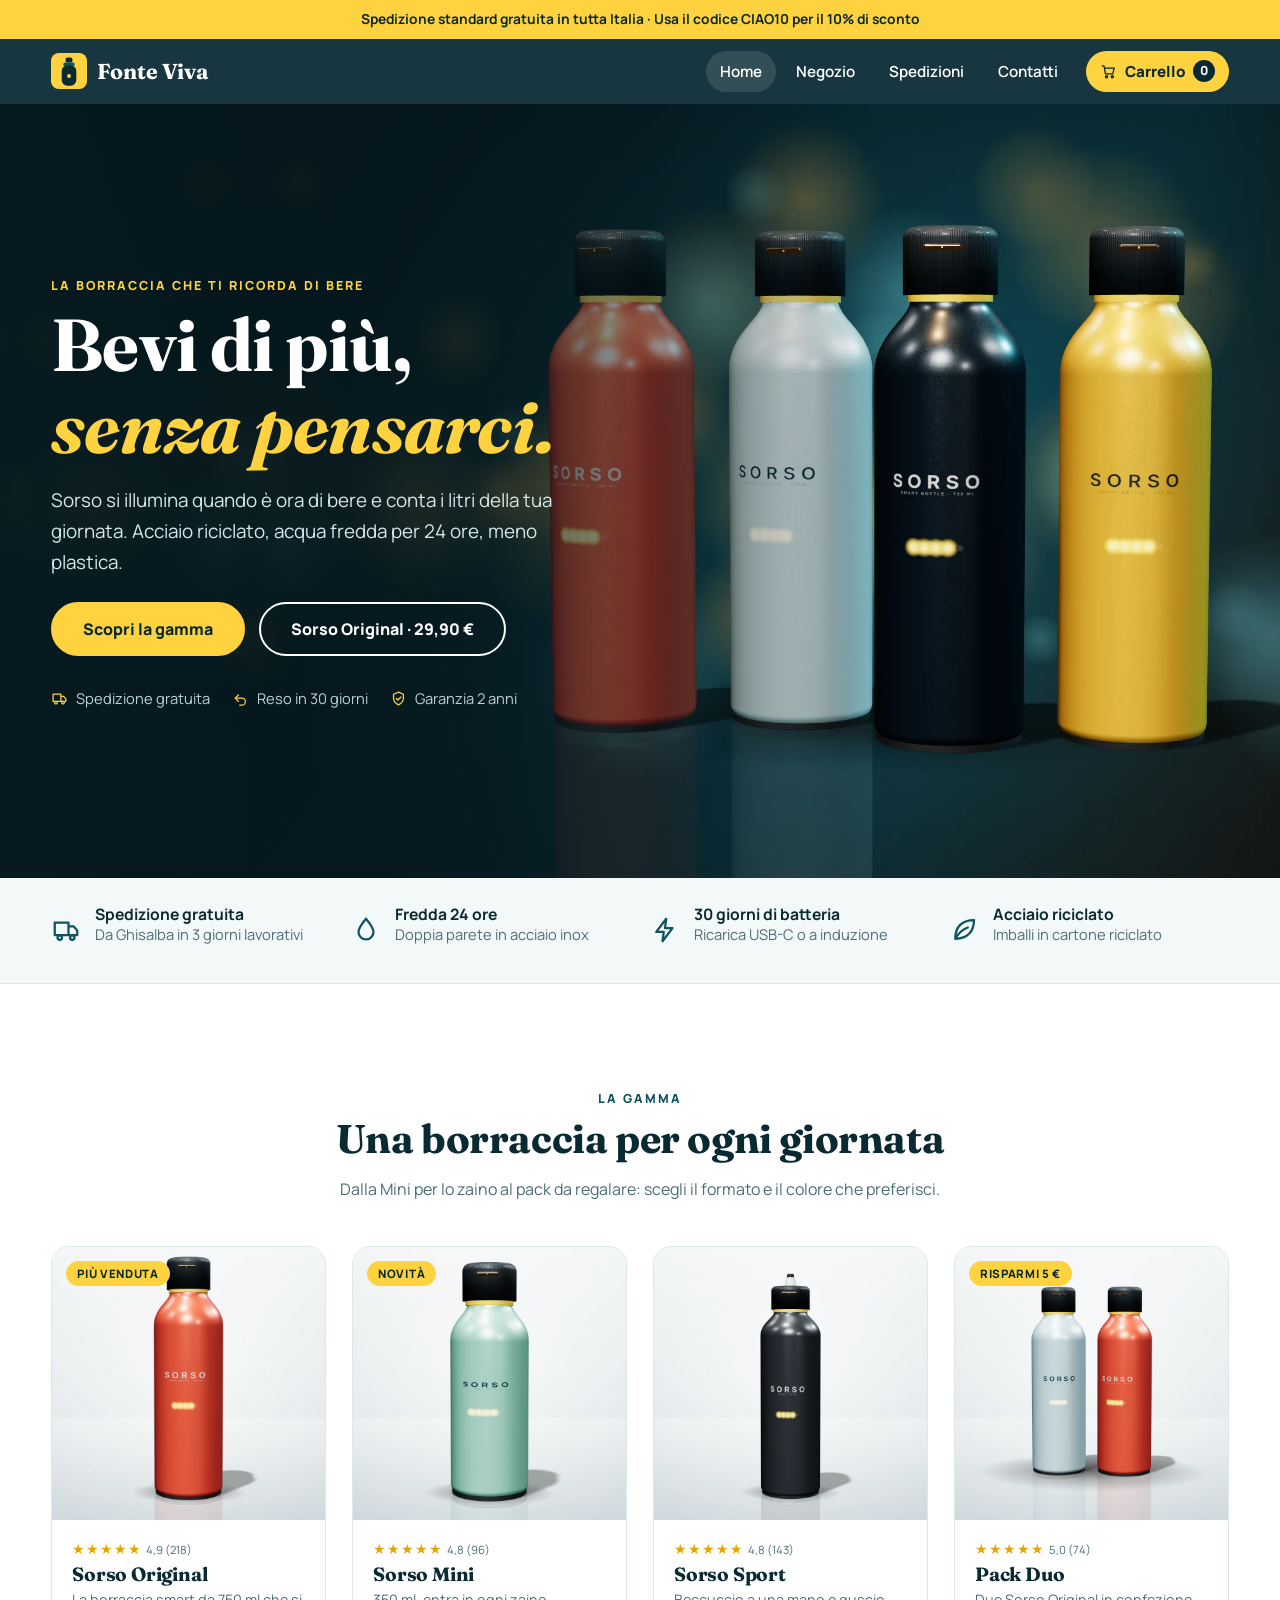
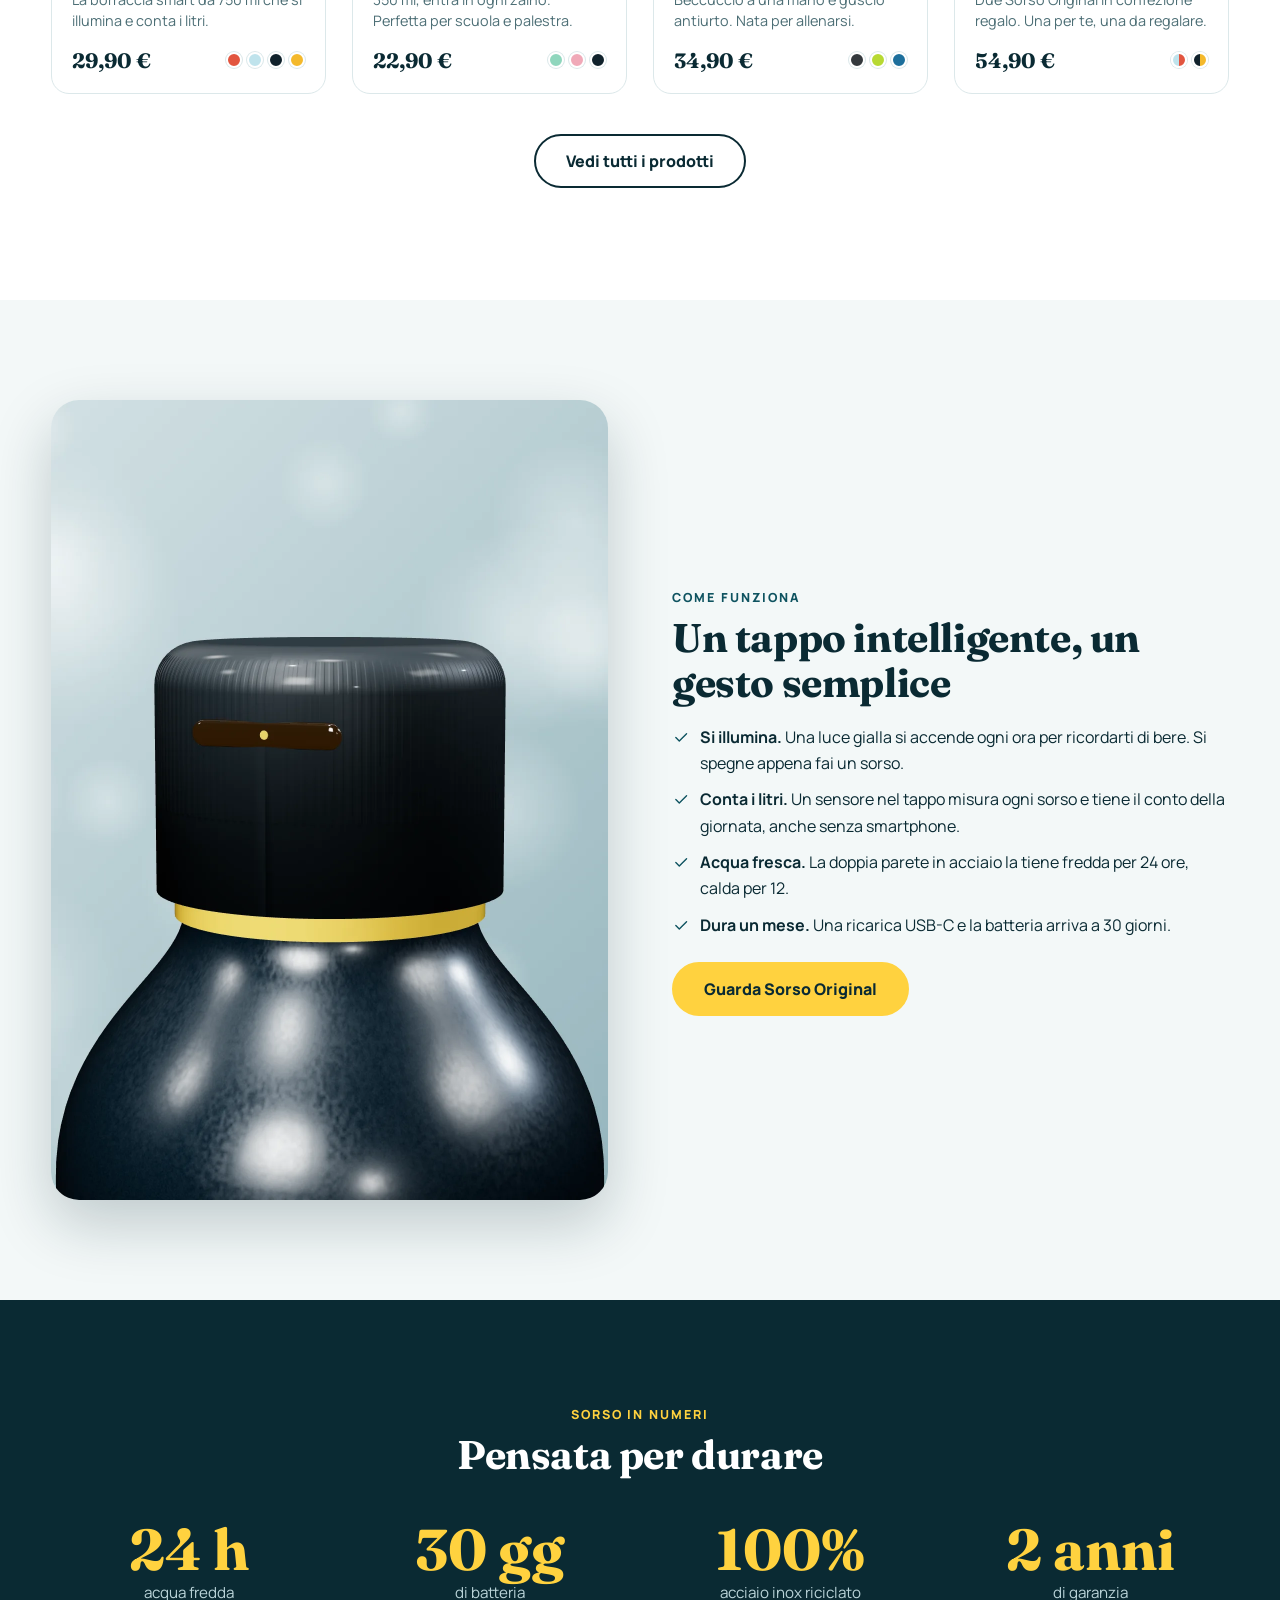
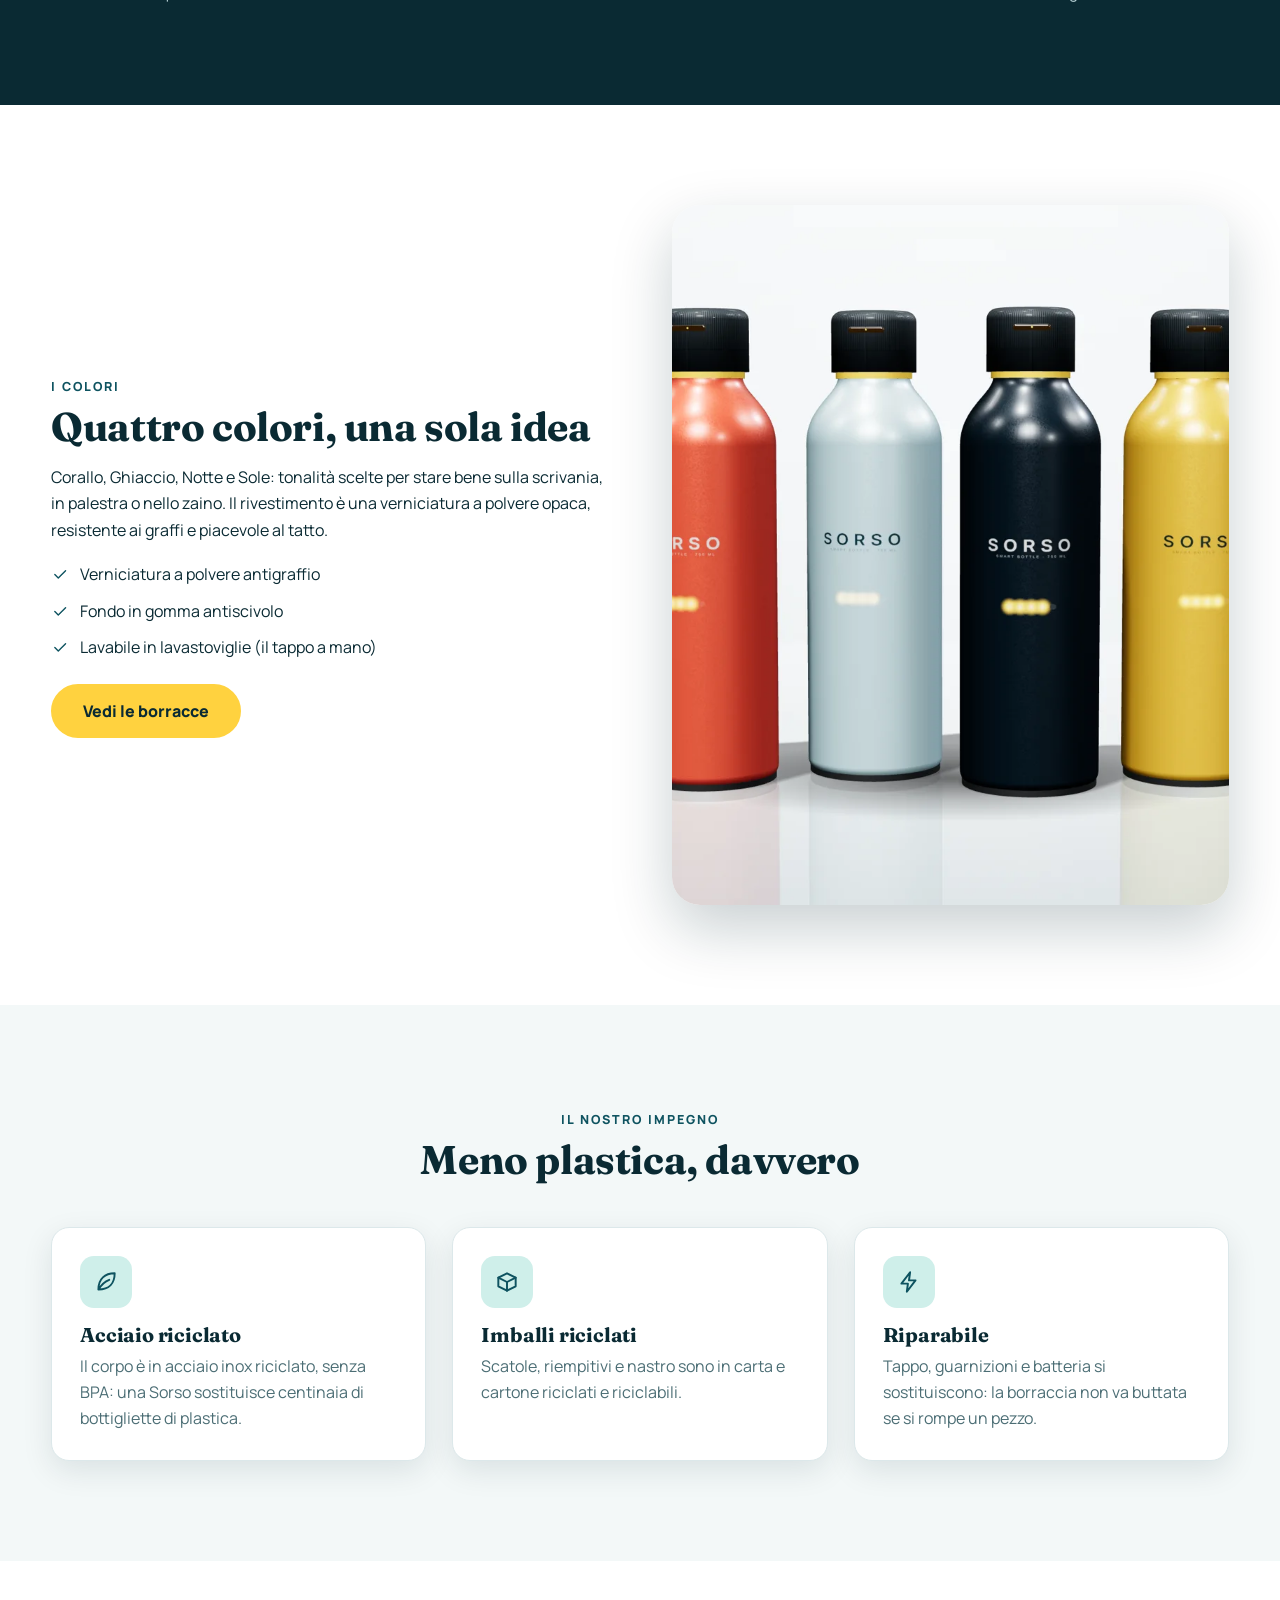
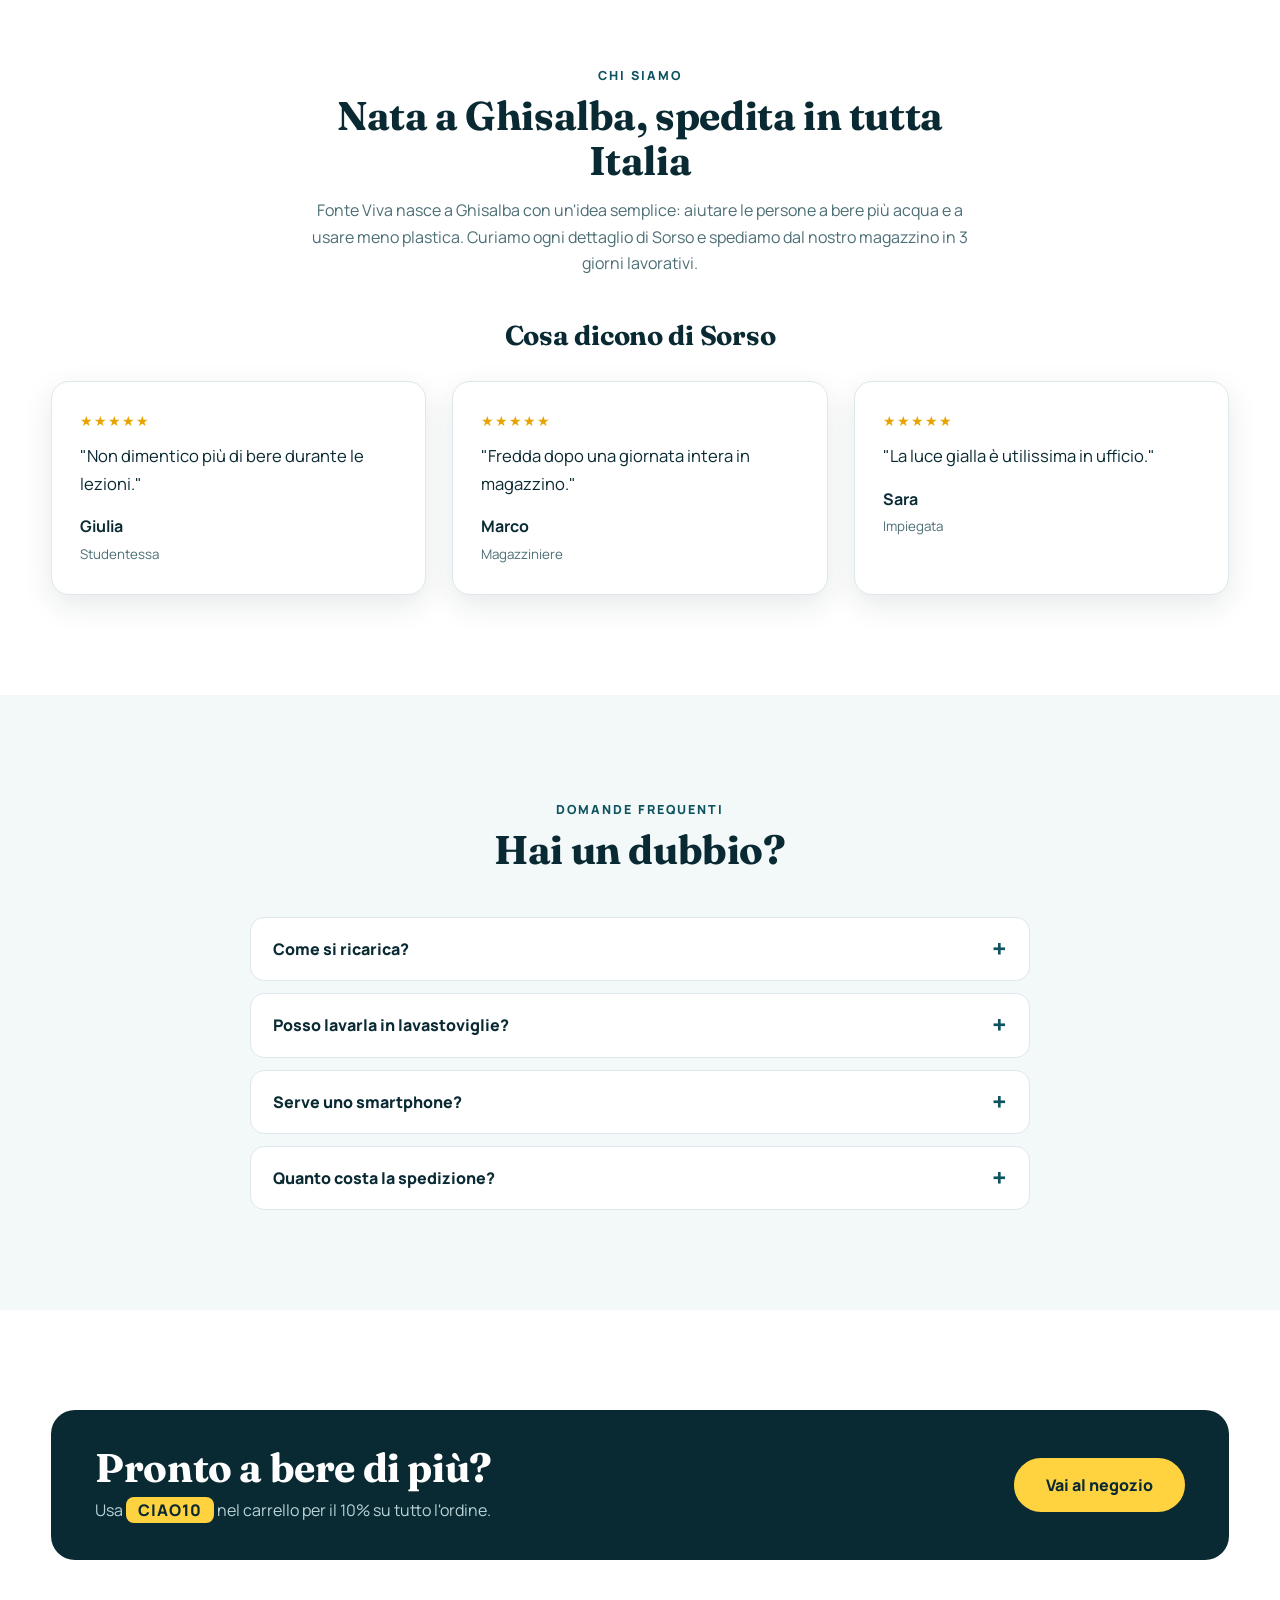
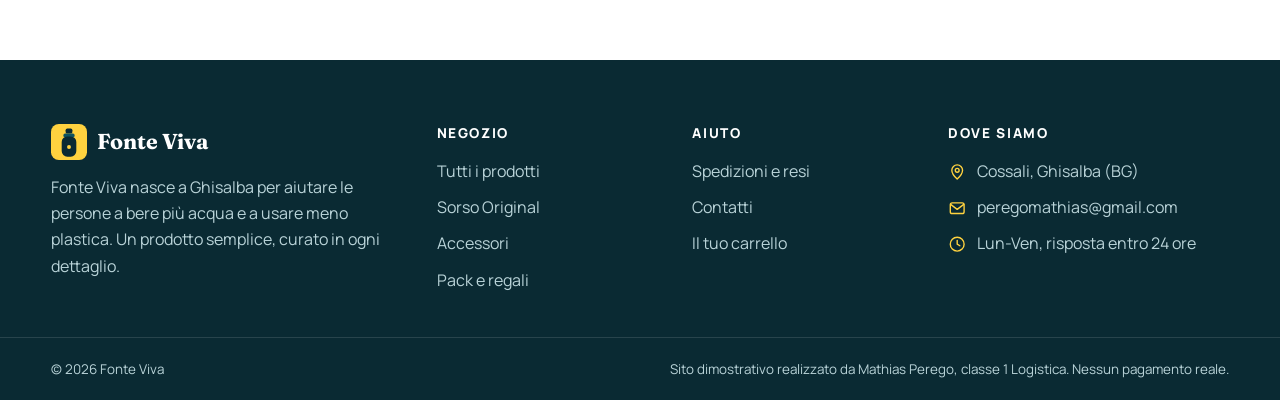
<file: index.html>
<!DOCTYPE html>
<!-- Sito di Mathias Perego - 1 Logistica | Pagina: Home
     Ogni pagina .html contiene la STRUTTURA; stile.css la GRAFICA; script.js le AZIONI; prodotti.js il CATALOGO -->
<html lang="it">
<head>
  <meta charset="UTF-8">
  <meta name="viewport" content="width=device-width, initial-scale=1">
  <title>Fonte Viva | Sorso, la borraccia smart</title>
  <meta name="description" content="Sorso è la borraccia smart che si illumina quando è ora di bere e conta i tuoi litri. Acciaio riciclato, fredda 24 ore. Spedizione gratuita.">
  <meta name="theme-color" content="#0A2A33">
  <meta property="og:title" content="Fonte Viva | Sorso, la borraccia smart">
  <meta property="og:description" content="Sorso è la borraccia smart che si illumina quando è ora di bere e conta i tuoi litri. Acciaio riciclato, fredda 24 ore. Spedizione gratuita.">
  <meta property="og:image" content="img/og.png">
  <meta property="og:type" content="website">
  <link rel="icon" href="favicon.svg" type="image/svg+xml">
  <link rel="preconnect" href="https://fonts.googleapis.com">
  <link rel="preconnect" href="https://fonts.gstatic.com" crossorigin>
  <link href="https://fonts.googleapis.com/css2?family=Fraunces:ital,opsz,wght@0,9..144,600;0,9..144,700;1,9..144,600&family=Manrope:wght@400;500;600;700;800&display=swap" rel="stylesheet">
  <link rel="stylesheet" href="stile.css">
</head>
<body>
  <svg width="0" height="0" style="position:absolute" aria-hidden="true"><defs>
<symbol id="i-truck" viewBox="0 0 24 24"><path d="M3 6h11v10H3zM14 9h4l3 3.5V16h-7z"/><circle cx="7" cy="18" r="1.8"/><circle cx="17" cy="18" r="1.8"/></symbol>
<symbol id="i-drop" viewBox="0 0 24 24"><path d="M12 3c3.5 4.2 6 7.2 6 10.5a6 6 0 0 1-12 0C6 10.2 8.5 7.2 12 3z"/></symbol>
<symbol id="i-check" viewBox="0 0 24 24"><path d="M5 12.5l4.5 4.5L19 7.5"/></symbol>
<symbol id="i-cart" viewBox="0 0 24 24"><path d="M3 4h2.5l2 11h10l2-8H7"/><circle cx="9" cy="19" r="1.5"/><circle cx="17" cy="19" r="1.5"/></symbol>
<symbol id="i-menu" viewBox="0 0 24 24"><path d="M4 7h16M4 12h16M4 17h16"/></symbol>
<symbol id="i-pin" viewBox="0 0 24 24"><path d="M12 21s7-6.2 7-11.5a7 7 0 0 0-14 0C5 14.800 12 21 12 21z"/><circle cx="12" cy="9.500" r="2.500"/></symbol>
<symbol id="i-mail" viewBox="0 0 24 24"><rect x="3" y="5" width="18" height="14" rx="2.500"/><path d="M3.500 7l8.500 6.500L20.500 7"/></symbol>
<symbol id="i-clock" viewBox="0 0 24 24"><circle cx="12" cy="12" r="9"/><path d="M12 7v5l3.500 2"/></symbol>
<symbol id="i-leaf" viewBox="0 0 24 24"><path d="M5 19C5 9 11 4 20 4c0 9-5 15-15 15zM5 19c3-5 6-7.500 10-9"/></symbol>
<symbol id="i-bolt" viewBox="0 0 24 24"><path d="M13 3L5 13.500h6L10 21l8-10.500h-6z"/></symbol>
<symbol id="i-shield" viewBox="0 0 24 24"><path d="M12 3l7 3v5.500c0 4.500-3 8-7 9.500-4-1.500-7-5-7-9.500V6z"/><path d="M9 12l2.200 2.200L15.500 10"/></symbol>
<symbol id="i-return" viewBox="0 0 24 24"><path d="M9 7L4.500 11.500 9 16"/><path d="M5 11.500h9a5 5 0 0 1 0 10h-3"/></symbol>
<symbol id="i-gift" viewBox="0 0 24 24"><rect x="4" y="9" width="16" height="11" rx="1.500"/><path d="M3 9h18v3H3zM12 9v11M12 9C9 9 8 4.500 10.500 4.500S12 9 12 9zm0 0c3 0 4-4.500 1.500-4.500S12 9 12 9z"/></symbol>
<symbol id="i-sun" viewBox="0 0 24 24"><circle cx="12" cy="12" r="4"/><path d="M12 3v2M12 19v2M3 12h2M19 12h2M5.600 5.600L7 7M17 17l1.400 1.400M5.600 18.400L7 17M17 7l1.400-1.400"/></symbol>
<symbol id="i-box" viewBox="0 0 24 24"><path d="M4 8l8-4 8 4v8l-8 4-8-4z"/><path d="M4 8l8 4 8-4M12 12v8"/></symbol>
<symbol id="i-phone" viewBox="0 0 24 24"><path d="M6 3h4l1.500 4-2 1.500a11 11 0 0 0 5 5l1.500-2 4 1.500v4a2 2 0 0 1-2 2A15 15 0 0 1 4 5a2 2 0 0 1 2-2z"/></symbol>
</defs></svg>
  <a class="solo-lettori" href="#contenuto-principale">Vai al contenuto</a>
  <div class="annuncio">Spedizione standard gratuita in tutta Italia · Usa il codice <b>CIAO10</b> per il 10% di sconto</div>
  <!-- BARRA IN ALTO: uguale in tutte le pagine. Il numero accanto a "Carrello" e' la quantita' nel carrello -->
  <header>
    <div class="barra">
      <a class="logo" href="index.html" aria-label="Fonte Viva, torna alla home"><svg viewBox="0 0 64 64" aria-hidden="true"><rect width="64" height="64" rx="14" fill="#FFD23F"/><rect x="26" y="8" width="12" height="9" rx="3" fill="#0A2A33"/><rect x="22" y="17" width="20" height="7" rx="3" fill="#0E5360"/><rect x="19" y="22" width="26" height="36" rx="10" fill="#0A2A33"/><circle cx="32" cy="41" r="3.500" fill="#FFD23F"/></svg>Fonte Viva</a>
      <button class="menu-btn" id="menu-btn" aria-label="Apri il menu" aria-expanded="false" aria-controls="menu"><svg class="ico" aria-hidden="true"><use href="#i-menu"/></svg></button>
      <nav id="menu" aria-label="Menu principale">
        <a href="index.html" aria-current="page">Home</a>
        <a href="negozio.html">Negozio</a>
        <a href="spedizioni.html">Spedizioni</a>
        <a href="contatti.html">Contatti</a>
        <a class="carrello-link" href="carrello.html"><svg class="ico" aria-hidden="true"><use href="#i-cart"/></svg> Carrello <span class="num" id="contatore">0</span></a>
      </nav>
    </div>
  </header>
  <main id="contenuto-principale">

    <section class="hero">
      <div class="contenitore">
        <div class="hero-testo">
          <span class="sopratitolo" style="color:var(--giallo)">La borraccia che ti ricorda di bere</span>
          <h1>Bevi di più, <em>senza pensarci.</em></h1>
          <p class="lead">Sorso si illumina quando è ora di bere e conta i litri della tua giornata. Acciaio riciclato, acqua fredda per 24 ore, meno plastica.</p>
          <div class="bottoni">
            <a class="bottone" href="negozio.html">Scopri la gamma</a>
            <a class="bottone secondario" href="prodotto.html?id=sorso-original">Sorso Original · 29,90 €</a>
          </div>
          <ul class="hero-punti">
            <li><svg class="ico" aria-hidden="true"><use href="#i-truck"/></svg> Spedizione gratuita</li>
            <li><svg class="ico" aria-hidden="true"><use href="#i-return"/></svg> Reso in 30 giorni</li>
            <li><svg class="ico" aria-hidden="true"><use href="#i-shield"/></svg> Garanzia 2 anni</li>
          </ul>
        </div>
      </div>
    </section>

    <div class="striscia">
      <div class="contenitore">
        <div><svg class="ico" aria-hidden="true"><use href="#i-truck"/></svg><p><b>Spedizione gratuita</b><span>Da Ghisalba in 3 giorni lavorativi</span></p></div>
        <div><svg class="ico" aria-hidden="true"><use href="#i-drop"/></svg><p><b>Fredda 24 ore</b><span>Doppia parete in acciaio inox</span></p></div>
        <div><svg class="ico" aria-hidden="true"><use href="#i-bolt"/></svg><p><b>30 giorni di batteria</b><span>Ricarica USB-C o a induzione</span></p></div>
        <div><svg class="ico" aria-hidden="true"><use href="#i-leaf"/></svg><p><b>Acciaio riciclato</b><span>Imballi in cartone riciclato</span></p></div>
      </div>
    </div>

    <section>
      <div class="contenitore">
        <div class="intro centro rivela"><span class="sopratitolo">La gamma</span><h2>Una borraccia per ogni giornata</h2><p>Dalla Mini per lo zaino al pack da regalare: scegli il formato e il colore che preferisci.</p></div>
        <div class="griglia-prodotti rivela" id="in-evidenza"></div>
        <p class="centro" style="margin-top:40px"><a class="bottone secondario" href="negozio.html">Vedi tutti i prodotti</a></p>
      </div>
    </section>

    <section class="nebbia">
      <div class="contenitore due-col">
        <div class="immagine-tonda rivela"><img src="img/original-notte-dettaglio.webp" alt="Dettaglio del tappo Sorso con sensore e luce LED" loading="lazy" width="800" height="800"></div>
        <div class="rivela">
          <span class="sopratitolo">Come funziona</span>
          <h2>Un tappo intelligente, un gesto semplice</h2>
          <ul class="elenco-spunte">
            <li><svg class="ico" aria-hidden="true"><use href="#i-check"/></svg><span><b>Si illumina.</b> Una luce gialla si accende ogni ora per ricordarti di bere. Si spegne appena fai un sorso.</span></li>
            <li><svg class="ico" aria-hidden="true"><use href="#i-check"/></svg><span><b>Conta i litri.</b> Un sensore nel tappo misura ogni sorso e tiene il conto della giornata, anche senza smartphone.</span></li>
            <li><svg class="ico" aria-hidden="true"><use href="#i-check"/></svg><span><b>Acqua fresca.</b> La doppia parete in acciaio la tiene fredda per 24 ore, calda per 12.</span></li>
            <li><svg class="ico" aria-hidden="true"><use href="#i-check"/></svg><span><b>Dura un mese.</b> Una ricarica USB-C e la batteria arriva a 30 giorni.</span></li>
          </ul>
          <div class="bottoni"><a class="bottone" href="prodotto.html?id=sorso-original">Guarda Sorso Original</a></div>
        </div>
      </div>
    </section>

    <section class="scura">
      <div class="contenitore">
        <div class="intro centro rivela"><span class="sopratitolo">Sorso in numeri</span><h2>Pensata per durare</h2></div>
        <div class="numeri rivela">
          <div><b>24 h</b><span>acqua fredda</span></div>
          <div><b>30 gg</b><span>di batteria</span></div>
          <div><b>100%</b><span>acciaio inox riciclato</span></div>
          <div><b>2 anni</b><span>di garanzia</span></div>
        </div>
      </div>
    </section>

    <section>
      <div class="contenitore due-col">
        <div class="rivela">
          <span class="sopratitolo">I colori</span>
          <h2>Quattro colori, una sola idea</h2>
          <p>Corallo, Ghiaccio, Notte e Sole: tonalità scelte per stare bene sulla scrivania, in palestra o nello zaino. Il rivestimento è una verniciatura a polvere opaca, resistente ai graffi e piacevole al tatto.</p>
          <ul class="elenco-spunte">
            <li><svg class="ico" aria-hidden="true"><use href="#i-check"/></svg><span>Verniciatura a polvere antigraffio</span></li>
            <li><svg class="ico" aria-hidden="true"><use href="#i-check"/></svg><span>Fondo in gomma antiscivolo</span></li>
            <li><svg class="ico" aria-hidden="true"><use href="#i-check"/></svg><span>Lavabile in lavastoviglie (il tappo a mano)</span></li>
          </ul>
          <div class="bottoni"><a class="bottone" href="negozio.html?cat=borracce">Vedi le borracce</a></div>
        </div>
        <div class="immagine-tonda rivela"><img src="img/lineup-studio.webp" alt="Quattro borracce Sorso Original nei colori Corallo, Ghiaccio, Notte e Sole" loading="lazy" width="1100" height="700" style="aspect-ratio:1.4;object-fit:cover"></div>
      </div>
    </section>

    <section class="nebbia">
      <div class="contenitore">
        <div class="intro centro rivela"><span class="sopratitolo">Il nostro impegno</span><h2>Meno plastica, davvero</h2></div>
        <div class="colonne">
          <div class="vantaggio rivela"><span class="icona"><svg class="ico" aria-hidden="true"><use href="#i-leaf"/></svg></span><h3>Acciaio riciclato</h3><p>Il corpo è in acciaio inox riciclato, senza BPA: una Sorso sostituisce centinaia di bottigliette di plastica.</p></div>
          <div class="vantaggio rivela"><span class="icona"><svg class="ico" aria-hidden="true"><use href="#i-box"/></svg></span><h3>Imballi riciclati</h3><p>Scatole, riempitivi e nastro sono in carta e cartone riciclati e riciclabili.</p></div>
          <div class="vantaggio rivela"><span class="icona"><svg class="ico" aria-hidden="true"><use href="#i-bolt"/></svg></span><h3>Riparabile</h3><p>Tappo, guarnizioni e batteria si sostituiscono: la borraccia non va buttata se si rompe un pezzo.</p></div>
        </div>
      </div>
    </section>

    <section>
      <div class="contenitore">
        <div class="intro centro rivela"><span class="sopratitolo">Chi siamo</span><h2>Nata a Ghisalba, spedita in tutta Italia</h2>
          <p>Fonte Viva nasce a Ghisalba con un'idea semplice: aiutare le persone a bere più acqua e a usare meno plastica. Curiamo ogni dettaglio di Sorso e spediamo dal nostro magazzino in 3 giorni lavorativi.</p></div>
        <div class="intro centro rivela" style="margin-bottom:30px"><h2 style="font-size:1.7rem">Cosa dicono di Sorso</h2></div>
        <div class="colonne">
          <div class="recensione rivela"><div class="stelle">★★★★★</div><p>"Non dimentico più di bere durante le lezioni."</p><b>Giulia</b><small>Studentessa</small></div>
          <div class="recensione rivela"><div class="stelle">★★★★★</div><p>"Fredda dopo una giornata intera in magazzino."</p><b>Marco</b><small>Magazziniere</small></div>
          <div class="recensione rivela"><div class="stelle">★★★★★</div><p>"La luce gialla è utilissima in ufficio."</p><b>Sara</b><small>Impiegata</small></div>
        </div>
      </div>
    </section>

    <section class="nebbia">
      <div class="contenitore">
        <div class="intro centro rivela"><span class="sopratitolo">Domande frequenti</span><h2>Hai un dubbio?</h2></div>
        <div class="faq rivela">
      <details><summary>Come si ricarica?</summary><div><p>Con il cavo USB-C incluso nella confezione, oppure appoggiandola alla base di ricarica a induzione (venduta a parte).</p></div></details>
      <details><summary>Posso lavarla in lavastoviglie?</summary><div><p>Il corpo sì. Il tappo con il sensore va lavato a mano con acqua tiepida.</p></div></details>
      <details><summary>Serve uno smartphone?</summary><div><p>No: la luce e il conteggio funzionano anche da soli. Lo smartphone serve solo se vuoi vedere le statistiche.</p></div></details>
      <details><summary>Quanto costa la spedizione?</summary><div><p>La spedizione standard è sempre gratuita. L'express in 24 ore costa 6,90 €, ed è gratis da 60 € di spesa.</p></div></details>
    </div>
      </div>
    </section>

    <section>
      <div class="contenitore">
        <div class="banner rivela">
          <div><h2>Pronto a bere di più?</h2><p>Usa <span class="codice">CIAO10</span> nel carrello per il 10% su tutto l'ordine.</p></div>
          <a class="bottone" href="negozio.html">Vai al negozio</a>
        </div>
      </div>
    </section>
  </main>
  <footer>
    <div class="footer-griglia">
      <div>
        <a class="logo" href="index.html"><svg viewBox="0 0 64 64" aria-hidden="true"><rect width="64" height="64" rx="14" fill="#FFD23F"/><rect x="26" y="8" width="12" height="9" rx="3" fill="#0A2A33"/><rect x="22" y="17" width="20" height="7" rx="3" fill="#0E5360"/><rect x="19" y="22" width="26" height="36" rx="10" fill="#0A2A33"/><circle cx="32" cy="41" r="3.500" fill="#FFD23F"/></svg>Fonte Viva</a>
        <p>Fonte Viva nasce a Ghisalba per aiutare le persone a bere più acqua e a usare meno plastica. Un prodotto semplice, curato in ogni dettaglio.</p>
      </div>
      <div>
        <h4>Negozio</h4>
        <ul>
          <li><a href="negozio.html">Tutti i prodotti</a></li>
          <li><a href="prodotto.html?id=sorso-original">Sorso Original</a></li>
          <li><a href="negozio.html?cat=accessori">Accessori</a></li>
          <li><a href="negozio.html?cat=pack">Pack e regali</a></li>
        </ul>
      </div>
      <div>
        <h4>Aiuto</h4>
        <ul>
          <li><a href="spedizioni.html">Spedizioni e resi</a></li>
          <li><a href="contatti.html">Contatti</a></li>
          <li><a href="carrello.html">Il tuo carrello</a></li>
        </ul>
      </div>
      <div>
        <h4>Dove siamo</h4>
        <ul>
          <li><svg class="ico" aria-hidden="true"><use href="#i-pin"/></svg> Cossali, Ghisalba (BG)</li>
          <li><svg class="ico" aria-hidden="true"><use href="#i-mail"/></svg> <a href="mailto:peregomathias@gmail.com">peregomathias@gmail.com</a></li>
          <li><svg class="ico" aria-hidden="true"><use href="#i-clock"/></svg> Lun-Ven, risposta entro 24 ore</li>
        </ul>
      </div>
    </div>
    <div class="footer-fondo">
      <span>© 2026 Fonte Viva</span>
      <span>Sito dimostrativo realizzato da Mathias Perego, classe 1 Logistica. Nessun pagamento reale.</span>
    </div>
  </footer>
  <script src="prodotti.js"></script>
  <script src="script.js"></script> <!-- il JavaScript va sempre in fondo, dopo gli elementi -->
</body>
</html>
</file>
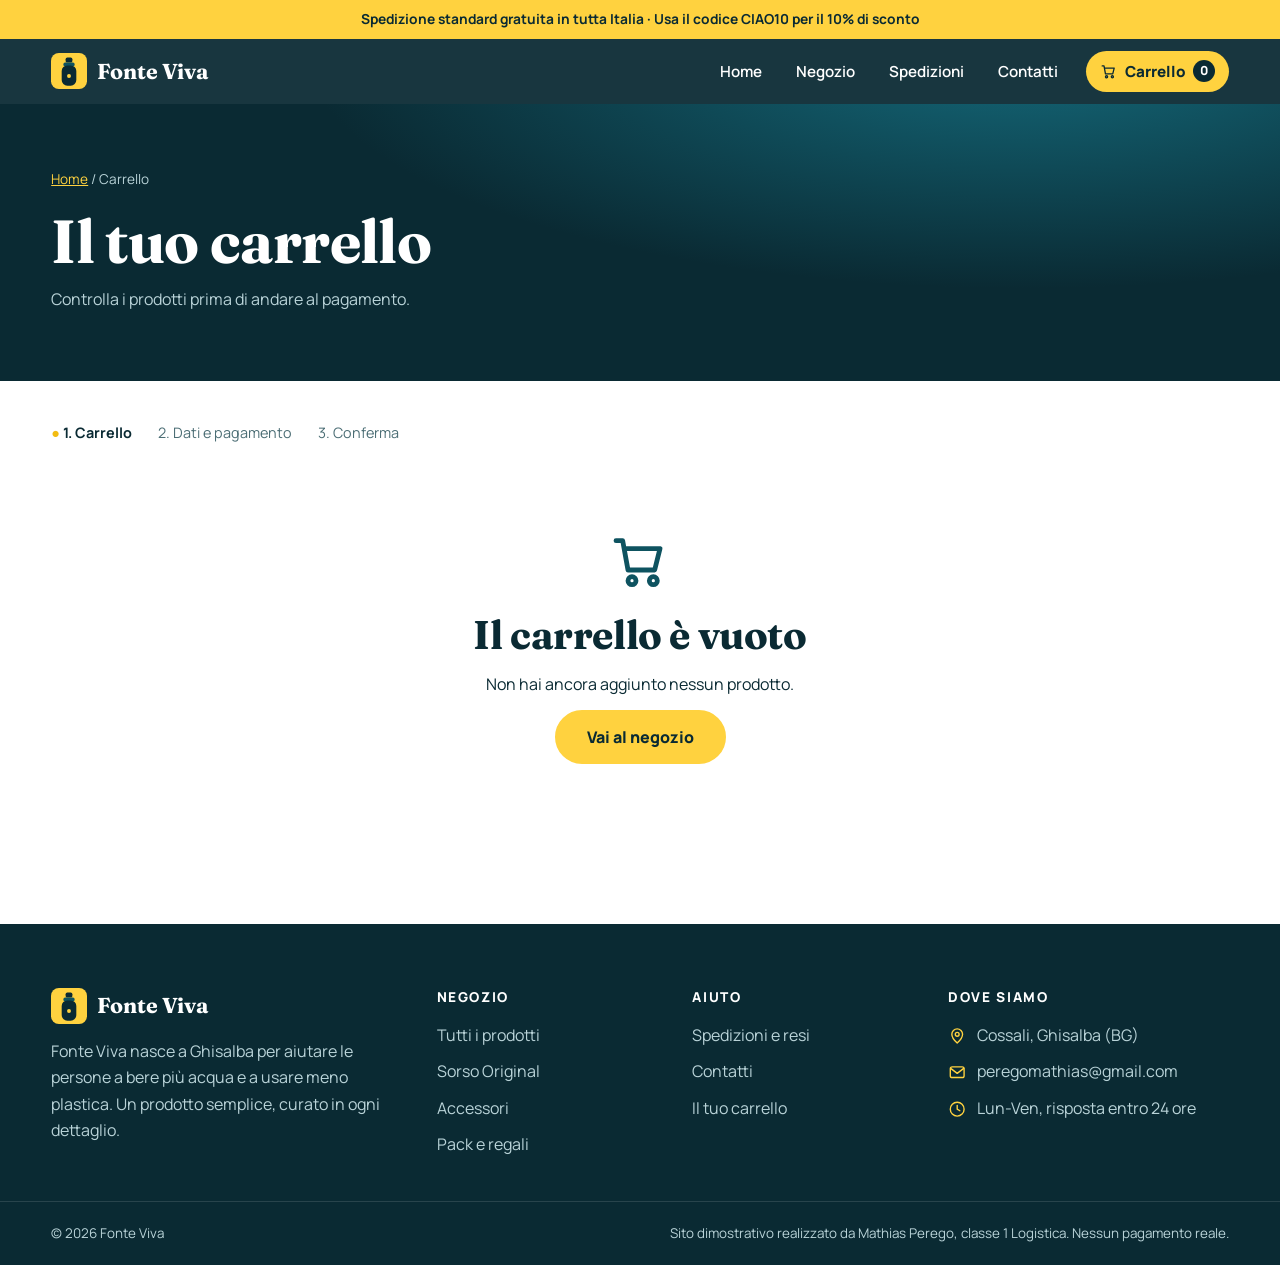
<file: carrello.html>
<!DOCTYPE html>
<!-- Sito di Mathias Perego - 1 Logistica | Pagina: Carrello
     Ogni pagina .html contiene la STRUTTURA; stile.css la GRAFICA; script.js le AZIONI; prodotti.js il CATALOGO -->
<html lang="it">
<head>
  <meta charset="UTF-8">
  <meta name="viewport" content="width=device-width, initial-scale=1">
  <title>Carrello | Fonte Viva</title>
  <meta name="description" content="Il tuo carrello Fonte Viva.">
  <meta name="theme-color" content="#0A2A33">
  <meta property="og:title" content="Carrello | Fonte Viva">
  <meta property="og:description" content="Il tuo carrello Fonte Viva.">
  <meta property="og:image" content="img/og.png">
  <meta property="og:type" content="website">
  <link rel="icon" href="favicon.svg" type="image/svg+xml">
  <link rel="preconnect" href="https://fonts.googleapis.com">
  <link rel="preconnect" href="https://fonts.gstatic.com" crossorigin>
  <link href="https://fonts.googleapis.com/css2?family=Fraunces:ital,opsz,wght@0,9..144,600;0,9..144,700;1,9..144,600&family=Manrope:wght@400;500;600;700;800&display=swap" rel="stylesheet">
  <link rel="stylesheet" href="stile.css">
</head>
<body>
  <svg width="0" height="0" style="position:absolute" aria-hidden="true"><defs>
<symbol id="i-truck" viewBox="0 0 24 24"><path d="M3 6h11v10H3zM14 9h4l3 3.5V16h-7z"/><circle cx="7" cy="18" r="1.8"/><circle cx="17" cy="18" r="1.8"/></symbol>
<symbol id="i-drop" viewBox="0 0 24 24"><path d="M12 3c3.5 4.2 6 7.2 6 10.5a6 6 0 0 1-12 0C6 10.2 8.5 7.2 12 3z"/></symbol>
<symbol id="i-check" viewBox="0 0 24 24"><path d="M5 12.5l4.5 4.5L19 7.5"/></symbol>
<symbol id="i-cart" viewBox="0 0 24 24"><path d="M3 4h2.5l2 11h10l2-8H7"/><circle cx="9" cy="19" r="1.5"/><circle cx="17" cy="19" r="1.5"/></symbol>
<symbol id="i-menu" viewBox="0 0 24 24"><path d="M4 7h16M4 12h16M4 17h16"/></symbol>
<symbol id="i-pin" viewBox="0 0 24 24"><path d="M12 21s7-6.2 7-11.5a7 7 0 0 0-14 0C5 14.800 12 21 12 21z"/><circle cx="12" cy="9.500" r="2.500"/></symbol>
<symbol id="i-mail" viewBox="0 0 24 24"><rect x="3" y="5" width="18" height="14" rx="2.500"/><path d="M3.500 7l8.500 6.500L20.500 7"/></symbol>
<symbol id="i-clock" viewBox="0 0 24 24"><circle cx="12" cy="12" r="9"/><path d="M12 7v5l3.500 2"/></symbol>
<symbol id="i-leaf" viewBox="0 0 24 24"><path d="M5 19C5 9 11 4 20 4c0 9-5 15-15 15zM5 19c3-5 6-7.500 10-9"/></symbol>
<symbol id="i-bolt" viewBox="0 0 24 24"><path d="M13 3L5 13.500h6L10 21l8-10.500h-6z"/></symbol>
<symbol id="i-shield" viewBox="0 0 24 24"><path d="M12 3l7 3v5.500c0 4.500-3 8-7 9.500-4-1.500-7-5-7-9.500V6z"/><path d="M9 12l2.200 2.200L15.500 10"/></symbol>
<symbol id="i-return" viewBox="0 0 24 24"><path d="M9 7L4.500 11.500 9 16"/><path d="M5 11.500h9a5 5 0 0 1 0 10h-3"/></symbol>
<symbol id="i-gift" viewBox="0 0 24 24"><rect x="4" y="9" width="16" height="11" rx="1.500"/><path d="M3 9h18v3H3zM12 9v11M12 9C9 9 8 4.500 10.500 4.500S12 9 12 9zm0 0c3 0 4-4.500 1.500-4.500S12 9 12 9z"/></symbol>
<symbol id="i-sun" viewBox="0 0 24 24"><circle cx="12" cy="12" r="4"/><path d="M12 3v2M12 19v2M3 12h2M19 12h2M5.600 5.600L7 7M17 17l1.400 1.400M5.600 18.400L7 17M17 7l1.400-1.400"/></symbol>
<symbol id="i-box" viewBox="0 0 24 24"><path d="M4 8l8-4 8 4v8l-8 4-8-4z"/><path d="M4 8l8 4 8-4M12 12v8"/></symbol>
<symbol id="i-phone" viewBox="0 0 24 24"><path d="M6 3h4l1.500 4-2 1.500a11 11 0 0 0 5 5l1.500-2 4 1.500v4a2 2 0 0 1-2 2A15 15 0 0 1 4 5a2 2 0 0 1 2-2z"/></symbol>
</defs></svg>
  <a class="solo-lettori" href="#contenuto-principale">Vai al contenuto</a>
  <div class="annuncio">Spedizione standard gratuita in tutta Italia · Usa il codice <b>CIAO10</b> per il 10% di sconto</div>
  <!-- BARRA IN ALTO: uguale in tutte le pagine. Il numero accanto a "Carrello" e' la quantita' nel carrello -->
  <header>
    <div class="barra">
      <a class="logo" href="index.html" aria-label="Fonte Viva, torna alla home"><svg viewBox="0 0 64 64" aria-hidden="true"><rect width="64" height="64" rx="14" fill="#FFD23F"/><rect x="26" y="8" width="12" height="9" rx="3" fill="#0A2A33"/><rect x="22" y="17" width="20" height="7" rx="3" fill="#0E5360"/><rect x="19" y="22" width="26" height="36" rx="10" fill="#0A2A33"/><circle cx="32" cy="41" r="3.500" fill="#FFD23F"/></svg>Fonte Viva</a>
      <button class="menu-btn" id="menu-btn" aria-label="Apri il menu" aria-expanded="false" aria-controls="menu"><svg class="ico" aria-hidden="true"><use href="#i-menu"/></svg></button>
      <nav id="menu" aria-label="Menu principale">
        <a href="index.html">Home</a>
        <a href="negozio.html">Negozio</a>
        <a href="spedizioni.html">Spedizioni</a>
        <a href="contatti.html">Contatti</a>
        <a class="carrello-link" href="carrello.html"><svg class="ico" aria-hidden="true"><use href="#i-cart"/></svg> Carrello <span class="num" id="contatore">0</span></a>
      </nav>
    </div>
  </header>
  <main id="contenuto-principale">
    <div class="testata">
      <div class="contenitore">
        <p class="briciole"><a href="index.html">Home</a> / Carrello</p>
        <h1>Il tuo carrello</h1>
        <p>Controlla i prodotti prima di andare al pagamento.</p>
      </div>
    </div>
    <section style="padding-top:40px">
      <div class="contenitore">
        <p class="passi"><b>1. Carrello</b><span>2. Dati e pagamento</span><span>3. Conferma</span></p>
        <div id="vuoto" class="vuoto nascosto"><svg class="ico" aria-hidden="true"><use href="#i-cart"/></svg><h2>Il carrello è vuoto</h2><p>Non hai ancora aggiunto nessun prodotto.</p><a class="bottone" href="negozio.html">Vai al negozio</a></div>
        <div id="contenuto" class="carrello-griglia">
          <div>
            <div id="righe-carrello"></div>
            <button id="svuota" class="bottone secondario piccolo" type="button" style="margin-top:20px">Svuota carrello</button>
          </div>
          <div class="riepilogo">
            <h2>Riepilogo</h2>
            <p class="nota" id="testo-express" style="margin:0"></p>
            <div class="progresso"><i id="barra-express"></i></div>
            <label for="codice" style="font-weight:700;font-size:.9rem;display:block;margin-top:16px">Codice sconto (prova CIAO10)</label>
            <div class="codice-riga"><input id="codice" autocomplete="off"><button id="applica" class="bottone piccolo" type="button">Applica</button></div>
            <p id="msg-codice" role="status" class="nota" style="min-height:22px"></p>
            <div class="r"><span>Subtotale</span><b id="subtotale"></b></div>
            <div class="r"><span>Sconto</span><b id="sconto"></b></div>
            <div class="r"><span>Spedizione</span><b>gratuita</b></div>
            <div class="grande"><span>Totale</span><span id="totale"></span></div>
            <a class="bottone largo" href="checkout.html">Vai al checkout</a>
            <p class="nota centro" style="margin:12px 0 0">Express a 6,90 € al checkout, gratis da 60 €.</p>
          </div>
        </div>
      </div>
    </section>
  </main>
  <footer>
    <div class="footer-griglia">
      <div>
        <a class="logo" href="index.html"><svg viewBox="0 0 64 64" aria-hidden="true"><rect width="64" height="64" rx="14" fill="#FFD23F"/><rect x="26" y="8" width="12" height="9" rx="3" fill="#0A2A33"/><rect x="22" y="17" width="20" height="7" rx="3" fill="#0E5360"/><rect x="19" y="22" width="26" height="36" rx="10" fill="#0A2A33"/><circle cx="32" cy="41" r="3.500" fill="#FFD23F"/></svg>Fonte Viva</a>
        <p>Fonte Viva nasce a Ghisalba per aiutare le persone a bere più acqua e a usare meno plastica. Un prodotto semplice, curato in ogni dettaglio.</p>
      </div>
      <div>
        <h4>Negozio</h4>
        <ul>
          <li><a href="negozio.html">Tutti i prodotti</a></li>
          <li><a href="prodotto.html?id=sorso-original">Sorso Original</a></li>
          <li><a href="negozio.html?cat=accessori">Accessori</a></li>
          <li><a href="negozio.html?cat=pack">Pack e regali</a></li>
        </ul>
      </div>
      <div>
        <h4>Aiuto</h4>
        <ul>
          <li><a href="spedizioni.html">Spedizioni e resi</a></li>
          <li><a href="contatti.html">Contatti</a></li>
          <li><a href="carrello.html">Il tuo carrello</a></li>
        </ul>
      </div>
      <div>
        <h4>Dove siamo</h4>
        <ul>
          <li><svg class="ico" aria-hidden="true"><use href="#i-pin"/></svg> Cossali, Ghisalba (BG)</li>
          <li><svg class="ico" aria-hidden="true"><use href="#i-mail"/></svg> <a href="mailto:peregomathias@gmail.com">peregomathias@gmail.com</a></li>
          <li><svg class="ico" aria-hidden="true"><use href="#i-clock"/></svg> Lun-Ven, risposta entro 24 ore</li>
        </ul>
      </div>
    </div>
    <div class="footer-fondo">
      <span>© 2026 Fonte Viva</span>
      <span>Sito dimostrativo realizzato da Mathias Perego, classe 1 Logistica. Nessun pagamento reale.</span>
    </div>
  </footer>
  <script src="prodotti.js"></script>
  <script src="script.js"></script> <!-- il JavaScript va sempre in fondo, dopo gli elementi -->
</body>
</html>
</file>
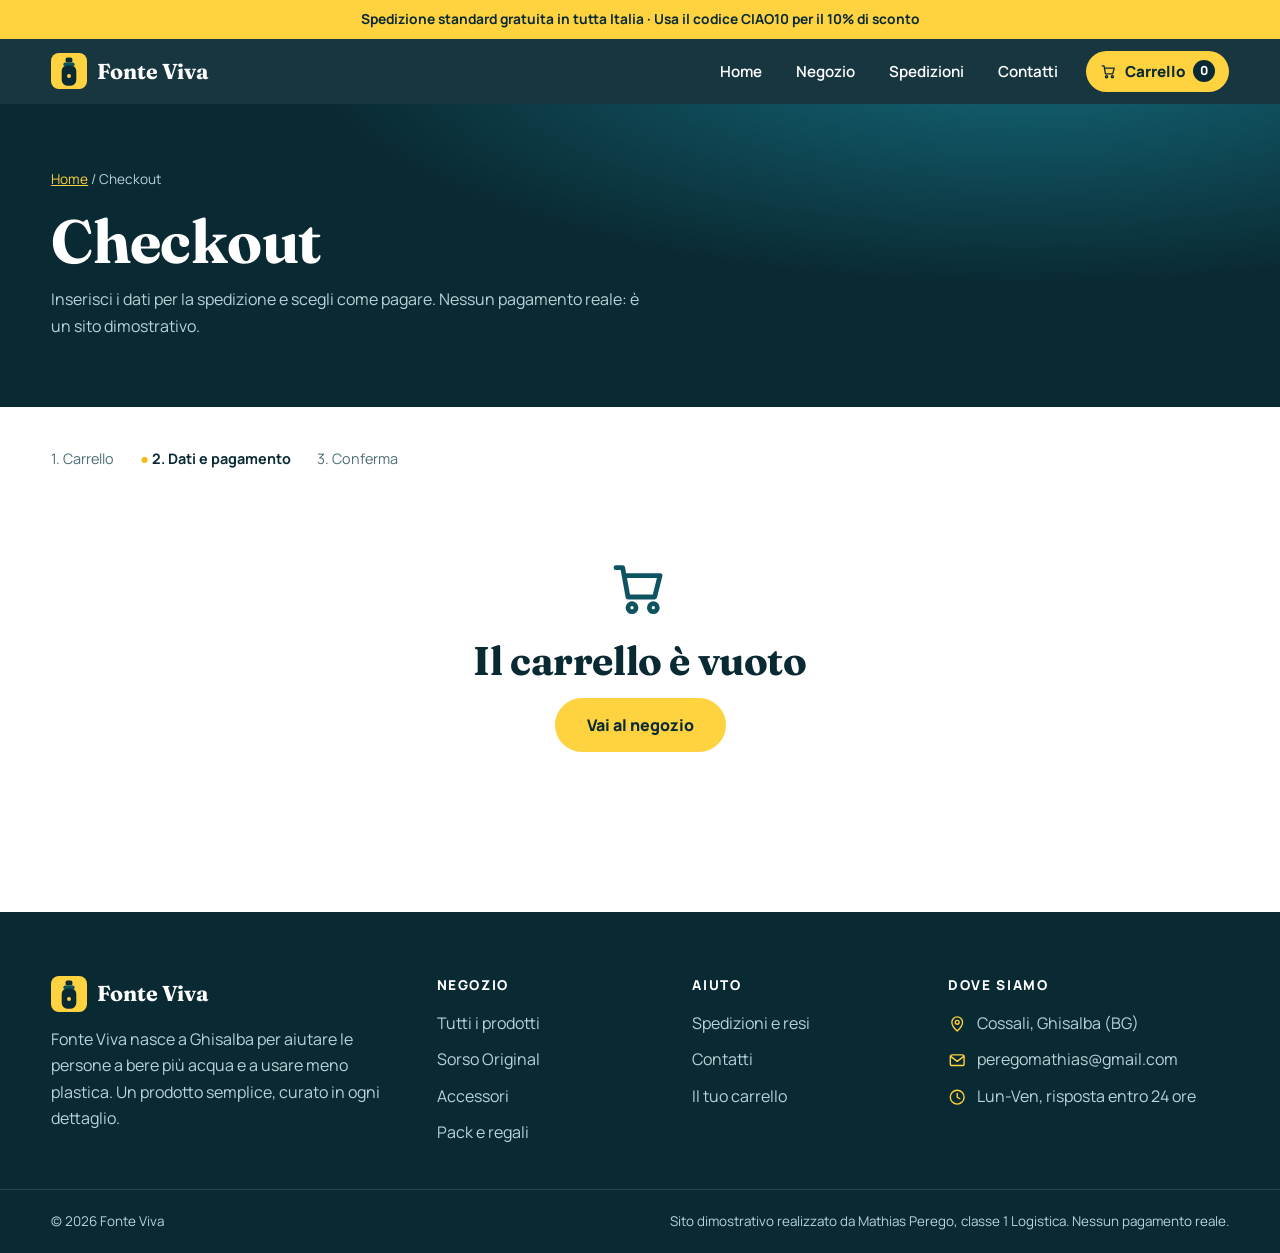
<file: checkout.html>
<!DOCTYPE html>
<!-- Sito di Mathias Perego - 1 Logistica | Pagina: Checkout
     Ogni pagina .html contiene la STRUTTURA; stile.css la GRAFICA; script.js le AZIONI; prodotti.js il CATALOGO -->
<html lang="it">
<head>
  <meta charset="UTF-8">
  <meta name="viewport" content="width=device-width, initial-scale=1">
  <title>Checkout | Fonte Viva</title>
  <meta name="description" content="Dati di spedizione e pagamento.">
  <meta name="theme-color" content="#0A2A33">
  <meta property="og:title" content="Checkout | Fonte Viva">
  <meta property="og:description" content="Dati di spedizione e pagamento.">
  <meta property="og:image" content="img/og.png">
  <meta property="og:type" content="website">
  <link rel="icon" href="favicon.svg" type="image/svg+xml">
  <link rel="preconnect" href="https://fonts.googleapis.com">
  <link rel="preconnect" href="https://fonts.gstatic.com" crossorigin>
  <link href="https://fonts.googleapis.com/css2?family=Fraunces:ital,opsz,wght@0,9..144,600;0,9..144,700;1,9..144,600&family=Manrope:wght@400;500;600;700;800&display=swap" rel="stylesheet">
  <link rel="stylesheet" href="stile.css">
</head>
<body>
  <svg width="0" height="0" style="position:absolute" aria-hidden="true"><defs>
<symbol id="i-truck" viewBox="0 0 24 24"><path d="M3 6h11v10H3zM14 9h4l3 3.5V16h-7z"/><circle cx="7" cy="18" r="1.8"/><circle cx="17" cy="18" r="1.8"/></symbol>
<symbol id="i-drop" viewBox="0 0 24 24"><path d="M12 3c3.5 4.2 6 7.2 6 10.5a6 6 0 0 1-12 0C6 10.2 8.5 7.2 12 3z"/></symbol>
<symbol id="i-check" viewBox="0 0 24 24"><path d="M5 12.5l4.5 4.5L19 7.5"/></symbol>
<symbol id="i-cart" viewBox="0 0 24 24"><path d="M3 4h2.5l2 11h10l2-8H7"/><circle cx="9" cy="19" r="1.5"/><circle cx="17" cy="19" r="1.5"/></symbol>
<symbol id="i-menu" viewBox="0 0 24 24"><path d="M4 7h16M4 12h16M4 17h16"/></symbol>
<symbol id="i-pin" viewBox="0 0 24 24"><path d="M12 21s7-6.2 7-11.5a7 7 0 0 0-14 0C5 14.800 12 21 12 21z"/><circle cx="12" cy="9.500" r="2.500"/></symbol>
<symbol id="i-mail" viewBox="0 0 24 24"><rect x="3" y="5" width="18" height="14" rx="2.500"/><path d="M3.500 7l8.500 6.500L20.500 7"/></symbol>
<symbol id="i-clock" viewBox="0 0 24 24"><circle cx="12" cy="12" r="9"/><path d="M12 7v5l3.500 2"/></symbol>
<symbol id="i-leaf" viewBox="0 0 24 24"><path d="M5 19C5 9 11 4 20 4c0 9-5 15-15 15zM5 19c3-5 6-7.500 10-9"/></symbol>
<symbol id="i-bolt" viewBox="0 0 24 24"><path d="M13 3L5 13.500h6L10 21l8-10.500h-6z"/></symbol>
<symbol id="i-shield" viewBox="0 0 24 24"><path d="M12 3l7 3v5.500c0 4.500-3 8-7 9.500-4-1.500-7-5-7-9.500V6z"/><path d="M9 12l2.200 2.200L15.500 10"/></symbol>
<symbol id="i-return" viewBox="0 0 24 24"><path d="M9 7L4.500 11.500 9 16"/><path d="M5 11.500h9a5 5 0 0 1 0 10h-3"/></symbol>
<symbol id="i-gift" viewBox="0 0 24 24"><rect x="4" y="9" width="16" height="11" rx="1.500"/><path d="M3 9h18v3H3zM12 9v11M12 9C9 9 8 4.500 10.500 4.500S12 9 12 9zm0 0c3 0 4-4.500 1.500-4.500S12 9 12 9z"/></symbol>
<symbol id="i-sun" viewBox="0 0 24 24"><circle cx="12" cy="12" r="4"/><path d="M12 3v2M12 19v2M3 12h2M19 12h2M5.600 5.600L7 7M17 17l1.400 1.400M5.600 18.400L7 17M17 7l1.400-1.400"/></symbol>
<symbol id="i-box" viewBox="0 0 24 24"><path d="M4 8l8-4 8 4v8l-8 4-8-4z"/><path d="M4 8l8 4 8-4M12 12v8"/></symbol>
<symbol id="i-phone" viewBox="0 0 24 24"><path d="M6 3h4l1.500 4-2 1.500a11 11 0 0 0 5 5l1.500-2 4 1.500v4a2 2 0 0 1-2 2A15 15 0 0 1 4 5a2 2 0 0 1 2-2z"/></symbol>
</defs></svg>
  <a class="solo-lettori" href="#contenuto-principale">Vai al contenuto</a>
  <div class="annuncio">Spedizione standard gratuita in tutta Italia · Usa il codice <b>CIAO10</b> per il 10% di sconto</div>
  <!-- BARRA IN ALTO: uguale in tutte le pagine. Il numero accanto a "Carrello" e' la quantita' nel carrello -->
  <header>
    <div class="barra">
      <a class="logo" href="index.html" aria-label="Fonte Viva, torna alla home"><svg viewBox="0 0 64 64" aria-hidden="true"><rect width="64" height="64" rx="14" fill="#FFD23F"/><rect x="26" y="8" width="12" height="9" rx="3" fill="#0A2A33"/><rect x="22" y="17" width="20" height="7" rx="3" fill="#0E5360"/><rect x="19" y="22" width="26" height="36" rx="10" fill="#0A2A33"/><circle cx="32" cy="41" r="3.500" fill="#FFD23F"/></svg>Fonte Viva</a>
      <button class="menu-btn" id="menu-btn" aria-label="Apri il menu" aria-expanded="false" aria-controls="menu"><svg class="ico" aria-hidden="true"><use href="#i-menu"/></svg></button>
      <nav id="menu" aria-label="Menu principale">
        <a href="index.html">Home</a>
        <a href="negozio.html">Negozio</a>
        <a href="spedizioni.html">Spedizioni</a>
        <a href="contatti.html">Contatti</a>
        <a class="carrello-link" href="carrello.html"><svg class="ico" aria-hidden="true"><use href="#i-cart"/></svg> Carrello <span class="num" id="contatore">0</span></a>
      </nav>
    </div>
  </header>
  <main id="contenuto-principale">
    <div class="testata">
      <div class="contenitore">
        <p class="briciole"><a href="index.html">Home</a> / Checkout</p>
        <h1>Checkout</h1>
        <p>Inserisci i dati per la spedizione e scegli come pagare. Nessun pagamento reale: è un sito dimostrativo.</p>
      </div>
    </div>
    <section style="padding-top:40px">
      <div class="contenitore">
        <p class="passi"><span>1. Carrello</span><b>2. Dati e pagamento</b><span>3. Conferma</span></p>
        <div id="vuoto" class="vuoto nascosto"><svg class="ico" aria-hidden="true"><use href="#i-cart"/></svg><h2>Il carrello è vuoto</h2><a class="bottone" href="negozio.html">Vai al negozio</a></div>
        <div id="contenuto" class="carrello-griglia">
          <form id="modulo">
            <h2>Dati di spedizione</h2>
            <label for="nome">Nome e cognome</label><input id="nome" autocomplete="name" required>
            <label for="email">Email</label><input id="email" type="email" autocomplete="email" required>
            <label for="indirizzo">Indirizzo</label><input id="indirizzo" autocomplete="street-address" required>
            <div class="griglia-2"><div><label for="citta">Città</label><input id="citta" required></div><div><label for="cap">CAP</label><input id="cap" pattern="[0-9]{5}" title="5 cifre" inputmode="numeric" required></div></div>
            <h2>Spedizione</h2>
            <label class="scelta"><input type="radio" name="spedizione" value="standard" checked> Standard, 3 giorni lavorativi (gratis)</label>
            <label class="scelta" style="margin-top:10px"><input type="radio" name="spedizione" value="express"> Express, 24 ore (<span id="prezzo-express">6,90 €</span>)</label>
            <h2>Pagamento</h2>
            <label for="metodo">Metodo</label>
            <select id="metodo">
              <option value="carta">Carta di credito</option>
              <option value="paypal">PayPal</option>
              <option value="contrassegno">Contrassegno (+2,00 €)</option>
            </select>
            <div id="box-carta">
              <label for="carta">Numero carta (16 cifre, di prova)</label>
              <input id="carta" inputmode="numeric" maxlength="16" placeholder="1234123412341234">
            </div>
            <p id="errore" role="alert"></p>
            <button class="bottone largo" type="submit" style="margin-top:24px">Paga e conferma l'ordine</button>
          </form>
          <div class="riepilogo">
            <h2>Riepilogo</h2>
            <div id="r-righe"></div>
            <hr style="border:0;border-top:1px solid var(--linea);margin:14px 0">
            <div class="r"><span>Subtotale</span><b id="r-sub"></b></div>
            <div class="r"><span>Sconto</span><b id="r-sconto"></b></div>
            <div class="r"><span>Spedizione</span><b id="r-sped"></b></div>
            <div class="r"><span>Pagamento</span><b id="r-extra"></b></div>
            <div class="grande"><span>Totale</span><span id="r-tot"></span></div>
          </div>
        </div>
      </div>
    </section>
  </main>
  <footer>
    <div class="footer-griglia">
      <div>
        <a class="logo" href="index.html"><svg viewBox="0 0 64 64" aria-hidden="true"><rect width="64" height="64" rx="14" fill="#FFD23F"/><rect x="26" y="8" width="12" height="9" rx="3" fill="#0A2A33"/><rect x="22" y="17" width="20" height="7" rx="3" fill="#0E5360"/><rect x="19" y="22" width="26" height="36" rx="10" fill="#0A2A33"/><circle cx="32" cy="41" r="3.500" fill="#FFD23F"/></svg>Fonte Viva</a>
        <p>Fonte Viva nasce a Ghisalba per aiutare le persone a bere più acqua e a usare meno plastica. Un prodotto semplice, curato in ogni dettaglio.</p>
      </div>
      <div>
        <h4>Negozio</h4>
        <ul>
          <li><a href="negozio.html">Tutti i prodotti</a></li>
          <li><a href="prodotto.html?id=sorso-original">Sorso Original</a></li>
          <li><a href="negozio.html?cat=accessori">Accessori</a></li>
          <li><a href="negozio.html?cat=pack">Pack e regali</a></li>
        </ul>
      </div>
      <div>
        <h4>Aiuto</h4>
        <ul>
          <li><a href="spedizioni.html">Spedizioni e resi</a></li>
          <li><a href="contatti.html">Contatti</a></li>
          <li><a href="carrello.html">Il tuo carrello</a></li>
        </ul>
      </div>
      <div>
        <h4>Dove siamo</h4>
        <ul>
          <li><svg class="ico" aria-hidden="true"><use href="#i-pin"/></svg> Cossali, Ghisalba (BG)</li>
          <li><svg class="ico" aria-hidden="true"><use href="#i-mail"/></svg> <a href="mailto:peregomathias@gmail.com">peregomathias@gmail.com</a></li>
          <li><svg class="ico" aria-hidden="true"><use href="#i-clock"/></svg> Lun-Ven, risposta entro 24 ore</li>
        </ul>
      </div>
    </div>
    <div class="footer-fondo">
      <span>© 2026 Fonte Viva</span>
      <span>Sito dimostrativo realizzato da Mathias Perego, classe 1 Logistica. Nessun pagamento reale.</span>
    </div>
  </footer>
  <script src="prodotti.js"></script>
  <script src="script.js"></script> <!-- il JavaScript va sempre in fondo, dopo gli elementi -->
</body>
</html>
</file>
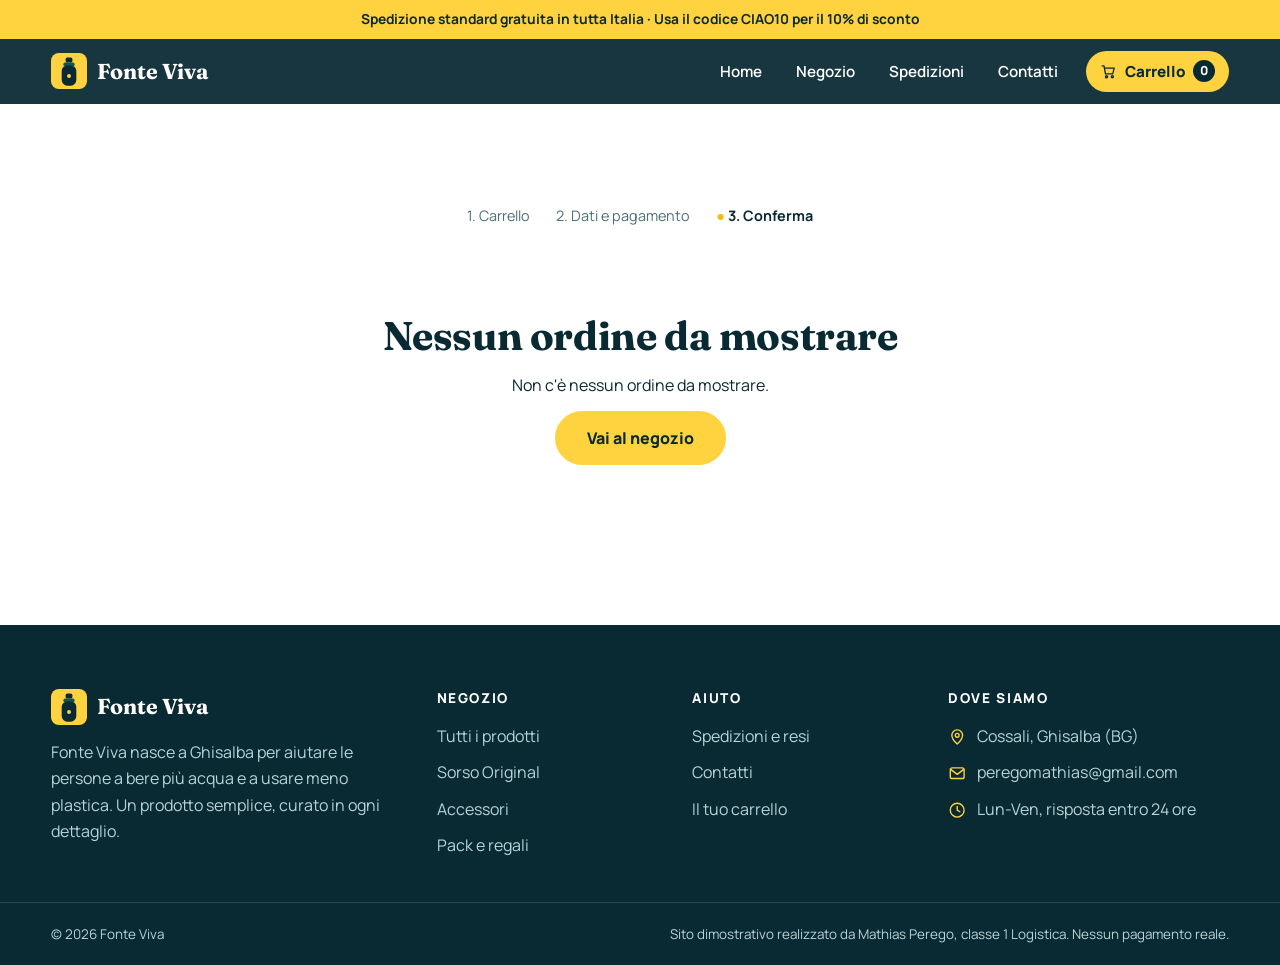
<file: conferma.html>
<!DOCTYPE html>
<!-- Sito di Mathias Perego - 1 Logistica | Pagina: Ordine confermato
     Ogni pagina .html contiene la STRUTTURA; stile.css la GRAFICA; script.js le AZIONI; prodotti.js il CATALOGO -->
<html lang="it">
<head>
  <meta charset="UTF-8">
  <meta name="viewport" content="width=device-width, initial-scale=1">
  <title>Ordine confermato | Fonte Viva</title>
  <meta name="description" content="Il tuo ordine Fonte Viva è confermato.">
  <meta name="theme-color" content="#0A2A33">
  <meta property="og:title" content="Ordine confermato | Fonte Viva">
  <meta property="og:description" content="Il tuo ordine Fonte Viva è confermato.">
  <meta property="og:image" content="img/og.png">
  <meta property="og:type" content="website">
  <link rel="icon" href="favicon.svg" type="image/svg+xml">
  <link rel="preconnect" href="https://fonts.googleapis.com">
  <link rel="preconnect" href="https://fonts.gstatic.com" crossorigin>
  <link href="https://fonts.googleapis.com/css2?family=Fraunces:ital,opsz,wght@0,9..144,600;0,9..144,700;1,9..144,600&family=Manrope:wght@400;500;600;700;800&display=swap" rel="stylesheet">
  <link rel="stylesheet" href="stile.css">
</head>
<body>
  <svg width="0" height="0" style="position:absolute" aria-hidden="true"><defs>
<symbol id="i-truck" viewBox="0 0 24 24"><path d="M3 6h11v10H3zM14 9h4l3 3.5V16h-7z"/><circle cx="7" cy="18" r="1.8"/><circle cx="17" cy="18" r="1.8"/></symbol>
<symbol id="i-drop" viewBox="0 0 24 24"><path d="M12 3c3.5 4.2 6 7.2 6 10.5a6 6 0 0 1-12 0C6 10.2 8.5 7.2 12 3z"/></symbol>
<symbol id="i-check" viewBox="0 0 24 24"><path d="M5 12.5l4.5 4.5L19 7.5"/></symbol>
<symbol id="i-cart" viewBox="0 0 24 24"><path d="M3 4h2.5l2 11h10l2-8H7"/><circle cx="9" cy="19" r="1.5"/><circle cx="17" cy="19" r="1.5"/></symbol>
<symbol id="i-menu" viewBox="0 0 24 24"><path d="M4 7h16M4 12h16M4 17h16"/></symbol>
<symbol id="i-pin" viewBox="0 0 24 24"><path d="M12 21s7-6.2 7-11.5a7 7 0 0 0-14 0C5 14.800 12 21 12 21z"/><circle cx="12" cy="9.500" r="2.500"/></symbol>
<symbol id="i-mail" viewBox="0 0 24 24"><rect x="3" y="5" width="18" height="14" rx="2.500"/><path d="M3.500 7l8.500 6.500L20.500 7"/></symbol>
<symbol id="i-clock" viewBox="0 0 24 24"><circle cx="12" cy="12" r="9"/><path d="M12 7v5l3.500 2"/></symbol>
<symbol id="i-leaf" viewBox="0 0 24 24"><path d="M5 19C5 9 11 4 20 4c0 9-5 15-15 15zM5 19c3-5 6-7.500 10-9"/></symbol>
<symbol id="i-bolt" viewBox="0 0 24 24"><path d="M13 3L5 13.500h6L10 21l8-10.500h-6z"/></symbol>
<symbol id="i-shield" viewBox="0 0 24 24"><path d="M12 3l7 3v5.500c0 4.500-3 8-7 9.500-4-1.500-7-5-7-9.500V6z"/><path d="M9 12l2.200 2.200L15.500 10"/></symbol>
<symbol id="i-return" viewBox="0 0 24 24"><path d="M9 7L4.500 11.500 9 16"/><path d="M5 11.500h9a5 5 0 0 1 0 10h-3"/></symbol>
<symbol id="i-gift" viewBox="0 0 24 24"><rect x="4" y="9" width="16" height="11" rx="1.500"/><path d="M3 9h18v3H3zM12 9v11M12 9C9 9 8 4.500 10.500 4.500S12 9 12 9zm0 0c3 0 4-4.500 1.500-4.500S12 9 12 9z"/></symbol>
<symbol id="i-sun" viewBox="0 0 24 24"><circle cx="12" cy="12" r="4"/><path d="M12 3v2M12 19v2M3 12h2M19 12h2M5.600 5.600L7 7M17 17l1.400 1.400M5.600 18.400L7 17M17 7l1.400-1.400"/></symbol>
<symbol id="i-box" viewBox="0 0 24 24"><path d="M4 8l8-4 8 4v8l-8 4-8-4z"/><path d="M4 8l8 4 8-4M12 12v8"/></symbol>
<symbol id="i-phone" viewBox="0 0 24 24"><path d="M6 3h4l1.500 4-2 1.500a11 11 0 0 0 5 5l1.500-2 4 1.500v4a2 2 0 0 1-2 2A15 15 0 0 1 4 5a2 2 0 0 1 2-2z"/></symbol>
</defs></svg>
  <a class="solo-lettori" href="#contenuto-principale">Vai al contenuto</a>
  <div class="annuncio">Spedizione standard gratuita in tutta Italia · Usa il codice <b>CIAO10</b> per il 10% di sconto</div>
  <!-- BARRA IN ALTO: uguale in tutte le pagine. Il numero accanto a "Carrello" e' la quantita' nel carrello -->
  <header>
    <div class="barra">
      <a class="logo" href="index.html" aria-label="Fonte Viva, torna alla home"><svg viewBox="0 0 64 64" aria-hidden="true"><rect width="64" height="64" rx="14" fill="#FFD23F"/><rect x="26" y="8" width="12" height="9" rx="3" fill="#0A2A33"/><rect x="22" y="17" width="20" height="7" rx="3" fill="#0E5360"/><rect x="19" y="22" width="26" height="36" rx="10" fill="#0A2A33"/><circle cx="32" cy="41" r="3.500" fill="#FFD23F"/></svg>Fonte Viva</a>
      <button class="menu-btn" id="menu-btn" aria-label="Apri il menu" aria-expanded="false" aria-controls="menu"><svg class="ico" aria-hidden="true"><use href="#i-menu"/></svg></button>
      <nav id="menu" aria-label="Menu principale">
        <a href="index.html">Home</a>
        <a href="negozio.html">Negozio</a>
        <a href="spedizioni.html">Spedizioni</a>
        <a href="contatti.html">Contatti</a>
        <a class="carrello-link" href="carrello.html"><svg class="ico" aria-hidden="true"><use href="#i-cart"/></svg> Carrello <span class="num" id="contatore">0</span></a>
      </nav>
    </div>
  </header>
  <main id="contenuto-principale">

    <section>
      <div class="contenitore">
        <p class="passi centro" style="justify-content:center"><span>1. Carrello</span><span>2. Dati e pagamento</span><b>3. Conferma</b></p>
        <div id="ok" class="nascosto conferma-box">
          <div class="spunta"><svg class="ico" aria-hidden="true"><use href="#i-check"/></svg></div>
          <h1 style="font-size:clamp(2rem,4vw,3rem)">Grazie <span id="c-nome"></span>, ordine confermato!</h1>
          <p>Numero ordine: <b id="c-num"></b></p>
          <div class="riepilogo">
            <div id="c-righe"></div>
            <hr style="border:0;border-top:1px solid var(--linea);margin:14px 0">
            <div class="r"><span>Spedizione a</span><b id="c-indirizzo"></b></div>
            <div class="r"><span>Pagamento</span><b id="c-metodo"></b></div>
            <div class="grande"><span>Totale pagato</span><span id="c-tot"></span></div>
          </div>
          <p>Riceverai la conferma a <b id="c-email"></b>. Consegna prevista tra <b id="c-giorni"></b>.</p>
          <a class="bottone" href="index.html">Torna alla home</a>
        </div>
        <div id="nessuno" class="nascosto vuoto"><h2>Nessun ordine da mostrare</h2><p>Non c'è nessun ordine da mostrare.</p><a class="bottone" href="negozio.html">Vai al negozio</a></div>
      </div>
    </section>
  </main>
  <footer>
    <div class="footer-griglia">
      <div>
        <a class="logo" href="index.html"><svg viewBox="0 0 64 64" aria-hidden="true"><rect width="64" height="64" rx="14" fill="#FFD23F"/><rect x="26" y="8" width="12" height="9" rx="3" fill="#0A2A33"/><rect x="22" y="17" width="20" height="7" rx="3" fill="#0E5360"/><rect x="19" y="22" width="26" height="36" rx="10" fill="#0A2A33"/><circle cx="32" cy="41" r="3.500" fill="#FFD23F"/></svg>Fonte Viva</a>
        <p>Fonte Viva nasce a Ghisalba per aiutare le persone a bere più acqua e a usare meno plastica. Un prodotto semplice, curato in ogni dettaglio.</p>
      </div>
      <div>
        <h4>Negozio</h4>
        <ul>
          <li><a href="negozio.html">Tutti i prodotti</a></li>
          <li><a href="prodotto.html?id=sorso-original">Sorso Original</a></li>
          <li><a href="negozio.html?cat=accessori">Accessori</a></li>
          <li><a href="negozio.html?cat=pack">Pack e regali</a></li>
        </ul>
      </div>
      <div>
        <h4>Aiuto</h4>
        <ul>
          <li><a href="spedizioni.html">Spedizioni e resi</a></li>
          <li><a href="contatti.html">Contatti</a></li>
          <li><a href="carrello.html">Il tuo carrello</a></li>
        </ul>
      </div>
      <div>
        <h4>Dove siamo</h4>
        <ul>
          <li><svg class="ico" aria-hidden="true"><use href="#i-pin"/></svg> Cossali, Ghisalba (BG)</li>
          <li><svg class="ico" aria-hidden="true"><use href="#i-mail"/></svg> <a href="mailto:peregomathias@gmail.com">peregomathias@gmail.com</a></li>
          <li><svg class="ico" aria-hidden="true"><use href="#i-clock"/></svg> Lun-Ven, risposta entro 24 ore</li>
        </ul>
      </div>
    </div>
    <div class="footer-fondo">
      <span>© 2026 Fonte Viva</span>
      <span>Sito dimostrativo realizzato da Mathias Perego, classe 1 Logistica. Nessun pagamento reale.</span>
    </div>
  </footer>
  <script src="prodotti.js"></script>
  <script src="script.js"></script> <!-- il JavaScript va sempre in fondo, dopo gli elementi -->
</body>
</html>
</file>
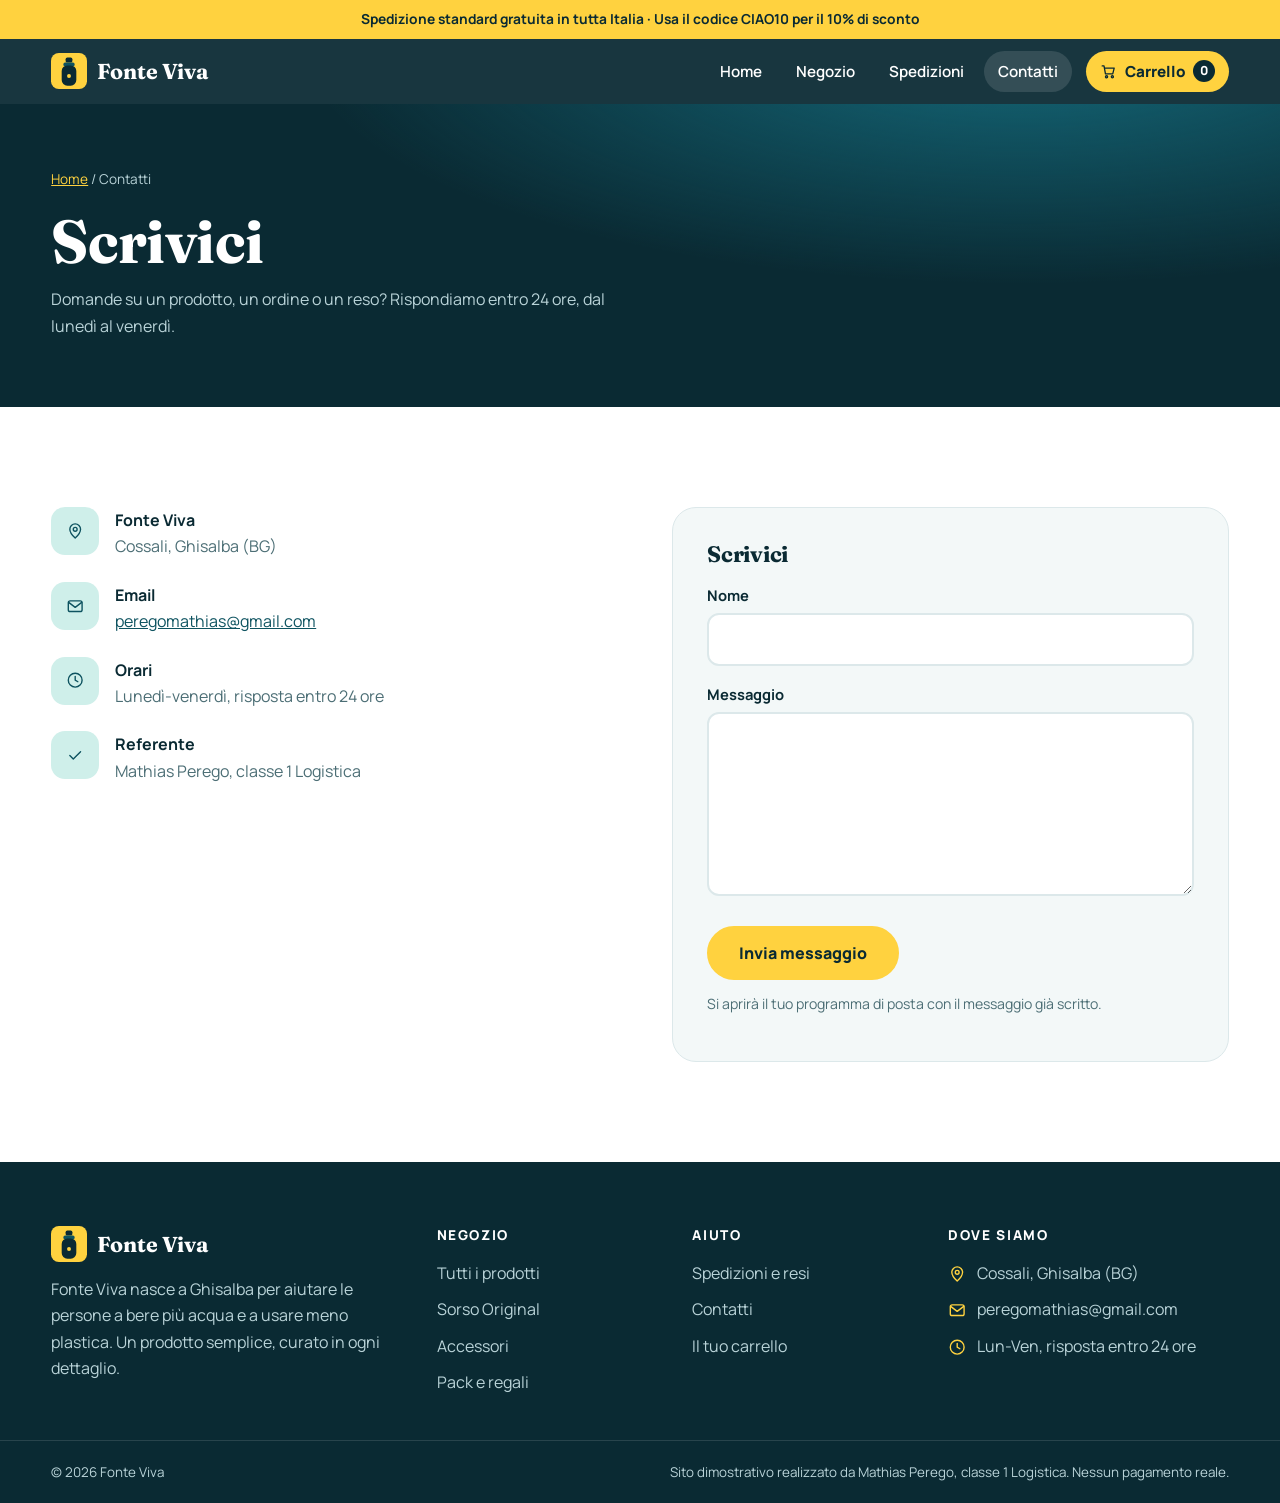
<file: contatti.html>
<!DOCTYPE html>
<!-- Sito di Mathias Perego - 1 Logistica | Pagina: Contatti
     Ogni pagina .html contiene la STRUTTURA; stile.css la GRAFICA; script.js le AZIONI; prodotti.js il CATALOGO -->
<html lang="it">
<head>
  <meta charset="UTF-8">
  <meta name="viewport" content="width=device-width, initial-scale=1">
  <title>Contatti | Fonte Viva</title>
  <meta name="description" content="Contatta Fonte Viva: email, indirizzo e orari.">
  <meta name="theme-color" content="#0A2A33">
  <meta property="og:title" content="Contatti | Fonte Viva">
  <meta property="og:description" content="Contatta Fonte Viva: email, indirizzo e orari.">
  <meta property="og:image" content="img/og.png">
  <meta property="og:type" content="website">
  <link rel="icon" href="favicon.svg" type="image/svg+xml">
  <link rel="preconnect" href="https://fonts.googleapis.com">
  <link rel="preconnect" href="https://fonts.gstatic.com" crossorigin>
  <link href="https://fonts.googleapis.com/css2?family=Fraunces:ital,opsz,wght@0,9..144,600;0,9..144,700;1,9..144,600&family=Manrope:wght@400;500;600;700;800&display=swap" rel="stylesheet">
  <link rel="stylesheet" href="stile.css">
</head>
<body>
  <svg width="0" height="0" style="position:absolute" aria-hidden="true"><defs>
<symbol id="i-truck" viewBox="0 0 24 24"><path d="M3 6h11v10H3zM14 9h4l3 3.5V16h-7z"/><circle cx="7" cy="18" r="1.8"/><circle cx="17" cy="18" r="1.8"/></symbol>
<symbol id="i-drop" viewBox="0 0 24 24"><path d="M12 3c3.5 4.2 6 7.2 6 10.5a6 6 0 0 1-12 0C6 10.2 8.5 7.2 12 3z"/></symbol>
<symbol id="i-check" viewBox="0 0 24 24"><path d="M5 12.5l4.5 4.5L19 7.5"/></symbol>
<symbol id="i-cart" viewBox="0 0 24 24"><path d="M3 4h2.5l2 11h10l2-8H7"/><circle cx="9" cy="19" r="1.5"/><circle cx="17" cy="19" r="1.5"/></symbol>
<symbol id="i-menu" viewBox="0 0 24 24"><path d="M4 7h16M4 12h16M4 17h16"/></symbol>
<symbol id="i-pin" viewBox="0 0 24 24"><path d="M12 21s7-6.2 7-11.5a7 7 0 0 0-14 0C5 14.800 12 21 12 21z"/><circle cx="12" cy="9.500" r="2.500"/></symbol>
<symbol id="i-mail" viewBox="0 0 24 24"><rect x="3" y="5" width="18" height="14" rx="2.500"/><path d="M3.500 7l8.500 6.500L20.500 7"/></symbol>
<symbol id="i-clock" viewBox="0 0 24 24"><circle cx="12" cy="12" r="9"/><path d="M12 7v5l3.500 2"/></symbol>
<symbol id="i-leaf" viewBox="0 0 24 24"><path d="M5 19C5 9 11 4 20 4c0 9-5 15-15 15zM5 19c3-5 6-7.500 10-9"/></symbol>
<symbol id="i-bolt" viewBox="0 0 24 24"><path d="M13 3L5 13.500h6L10 21l8-10.500h-6z"/></symbol>
<symbol id="i-shield" viewBox="0 0 24 24"><path d="M12 3l7 3v5.500c0 4.500-3 8-7 9.500-4-1.500-7-5-7-9.500V6z"/><path d="M9 12l2.200 2.200L15.500 10"/></symbol>
<symbol id="i-return" viewBox="0 0 24 24"><path d="M9 7L4.500 11.500 9 16"/><path d="M5 11.500h9a5 5 0 0 1 0 10h-3"/></symbol>
<symbol id="i-gift" viewBox="0 0 24 24"><rect x="4" y="9" width="16" height="11" rx="1.500"/><path d="M3 9h18v3H3zM12 9v11M12 9C9 9 8 4.500 10.500 4.500S12 9 12 9zm0 0c3 0 4-4.500 1.500-4.500S12 9 12 9z"/></symbol>
<symbol id="i-sun" viewBox="0 0 24 24"><circle cx="12" cy="12" r="4"/><path d="M12 3v2M12 19v2M3 12h2M19 12h2M5.600 5.600L7 7M17 17l1.400 1.400M5.600 18.400L7 17M17 7l1.400-1.400"/></symbol>
<symbol id="i-box" viewBox="0 0 24 24"><path d="M4 8l8-4 8 4v8l-8 4-8-4z"/><path d="M4 8l8 4 8-4M12 12v8"/></symbol>
<symbol id="i-phone" viewBox="0 0 24 24"><path d="M6 3h4l1.500 4-2 1.500a11 11 0 0 0 5 5l1.500-2 4 1.500v4a2 2 0 0 1-2 2A15 15 0 0 1 4 5a2 2 0 0 1 2-2z"/></symbol>
</defs></svg>
  <a class="solo-lettori" href="#contenuto-principale">Vai al contenuto</a>
  <div class="annuncio">Spedizione standard gratuita in tutta Italia · Usa il codice <b>CIAO10</b> per il 10% di sconto</div>
  <!-- BARRA IN ALTO: uguale in tutte le pagine. Il numero accanto a "Carrello" e' la quantita' nel carrello -->
  <header>
    <div class="barra">
      <a class="logo" href="index.html" aria-label="Fonte Viva, torna alla home"><svg viewBox="0 0 64 64" aria-hidden="true"><rect width="64" height="64" rx="14" fill="#FFD23F"/><rect x="26" y="8" width="12" height="9" rx="3" fill="#0A2A33"/><rect x="22" y="17" width="20" height="7" rx="3" fill="#0E5360"/><rect x="19" y="22" width="26" height="36" rx="10" fill="#0A2A33"/><circle cx="32" cy="41" r="3.500" fill="#FFD23F"/></svg>Fonte Viva</a>
      <button class="menu-btn" id="menu-btn" aria-label="Apri il menu" aria-expanded="false" aria-controls="menu"><svg class="ico" aria-hidden="true"><use href="#i-menu"/></svg></button>
      <nav id="menu" aria-label="Menu principale">
        <a href="index.html">Home</a>
        <a href="negozio.html">Negozio</a>
        <a href="spedizioni.html">Spedizioni</a>
        <a href="contatti.html" aria-current="page">Contatti</a>
        <a class="carrello-link" href="carrello.html"><svg class="ico" aria-hidden="true"><use href="#i-cart"/></svg> Carrello <span class="num" id="contatore">0</span></a>
      </nav>
    </div>
  </header>
  <main id="contenuto-principale">
    <div class="testata">
      <div class="contenitore">
        <p class="briciole"><a href="index.html">Home</a> / Contatti</p>
        <h1>Scrivici</h1>
        <p>Domande su un prodotto, un ordine o un reso? Rispondiamo entro 24 ore, dal lunedì al venerdì.</p>
      </div>
    </div>
    <section>
      <div class="contenitore due-col" style="align-items:start">
        <div class="rivela">
          <div class="scheda-contatto"><span class="icona"><svg class="ico" aria-hidden="true"><use href="#i-pin"/></svg></span><p><b>Fonte Viva</b>Cossali, Ghisalba (BG)</p></div>
          <div class="scheda-contatto"><span class="icona"><svg class="ico" aria-hidden="true"><use href="#i-mail"/></svg></span><p><b>Email</b><a href="mailto:peregomathias@gmail.com">peregomathias@gmail.com</a></p></div>
          <div class="scheda-contatto"><span class="icona"><svg class="ico" aria-hidden="true"><use href="#i-clock"/></svg></span><p><b>Orari</b>Lunedì-venerdì, risposta entro 24 ore</p></div>
          <div class="scheda-contatto"><span class="icona"><svg class="ico" aria-hidden="true"><use href="#i-check"/></svg></span><p><b>Referente</b>Mathias Perego, classe 1 Logistica</p></div>
        </div>
        <form id="form-contatti" class="modulo-box rivela">
          <h2>Scrivici</h2>
          <label for="c-n">Nome</label><input id="c-n" required>
          <label for="c-m">Messaggio</label><textarea id="c-m" rows="6" required></textarea>
          <button class="bottone" type="submit" style="margin-top:22px">Invia messaggio</button>
          <p class="nota" style="margin-top:12px">Si aprirà il tuo programma di posta con il messaggio già scritto.</p>
        </form>
      </div>
    </section>
  </main>
  <footer>
    <div class="footer-griglia">
      <div>
        <a class="logo" href="index.html"><svg viewBox="0 0 64 64" aria-hidden="true"><rect width="64" height="64" rx="14" fill="#FFD23F"/><rect x="26" y="8" width="12" height="9" rx="3" fill="#0A2A33"/><rect x="22" y="17" width="20" height="7" rx="3" fill="#0E5360"/><rect x="19" y="22" width="26" height="36" rx="10" fill="#0A2A33"/><circle cx="32" cy="41" r="3.500" fill="#FFD23F"/></svg>Fonte Viva</a>
        <p>Fonte Viva nasce a Ghisalba per aiutare le persone a bere più acqua e a usare meno plastica. Un prodotto semplice, curato in ogni dettaglio.</p>
      </div>
      <div>
        <h4>Negozio</h4>
        <ul>
          <li><a href="negozio.html">Tutti i prodotti</a></li>
          <li><a href="prodotto.html?id=sorso-original">Sorso Original</a></li>
          <li><a href="negozio.html?cat=accessori">Accessori</a></li>
          <li><a href="negozio.html?cat=pack">Pack e regali</a></li>
        </ul>
      </div>
      <div>
        <h4>Aiuto</h4>
        <ul>
          <li><a href="spedizioni.html">Spedizioni e resi</a></li>
          <li><a href="contatti.html">Contatti</a></li>
          <li><a href="carrello.html">Il tuo carrello</a></li>
        </ul>
      </div>
      <div>
        <h4>Dove siamo</h4>
        <ul>
          <li><svg class="ico" aria-hidden="true"><use href="#i-pin"/></svg> Cossali, Ghisalba (BG)</li>
          <li><svg class="ico" aria-hidden="true"><use href="#i-mail"/></svg> <a href="mailto:peregomathias@gmail.com">peregomathias@gmail.com</a></li>
          <li><svg class="ico" aria-hidden="true"><use href="#i-clock"/></svg> Lun-Ven, risposta entro 24 ore</li>
        </ul>
      </div>
    </div>
    <div class="footer-fondo">
      <span>© 2026 Fonte Viva</span>
      <span>Sito dimostrativo realizzato da Mathias Perego, classe 1 Logistica. Nessun pagamento reale.</span>
    </div>
  </footer>
  <script src="prodotti.js"></script>
  <script src="script.js"></script> <!-- il JavaScript va sempre in fondo, dopo gli elementi -->
</body>
</html>
</file>
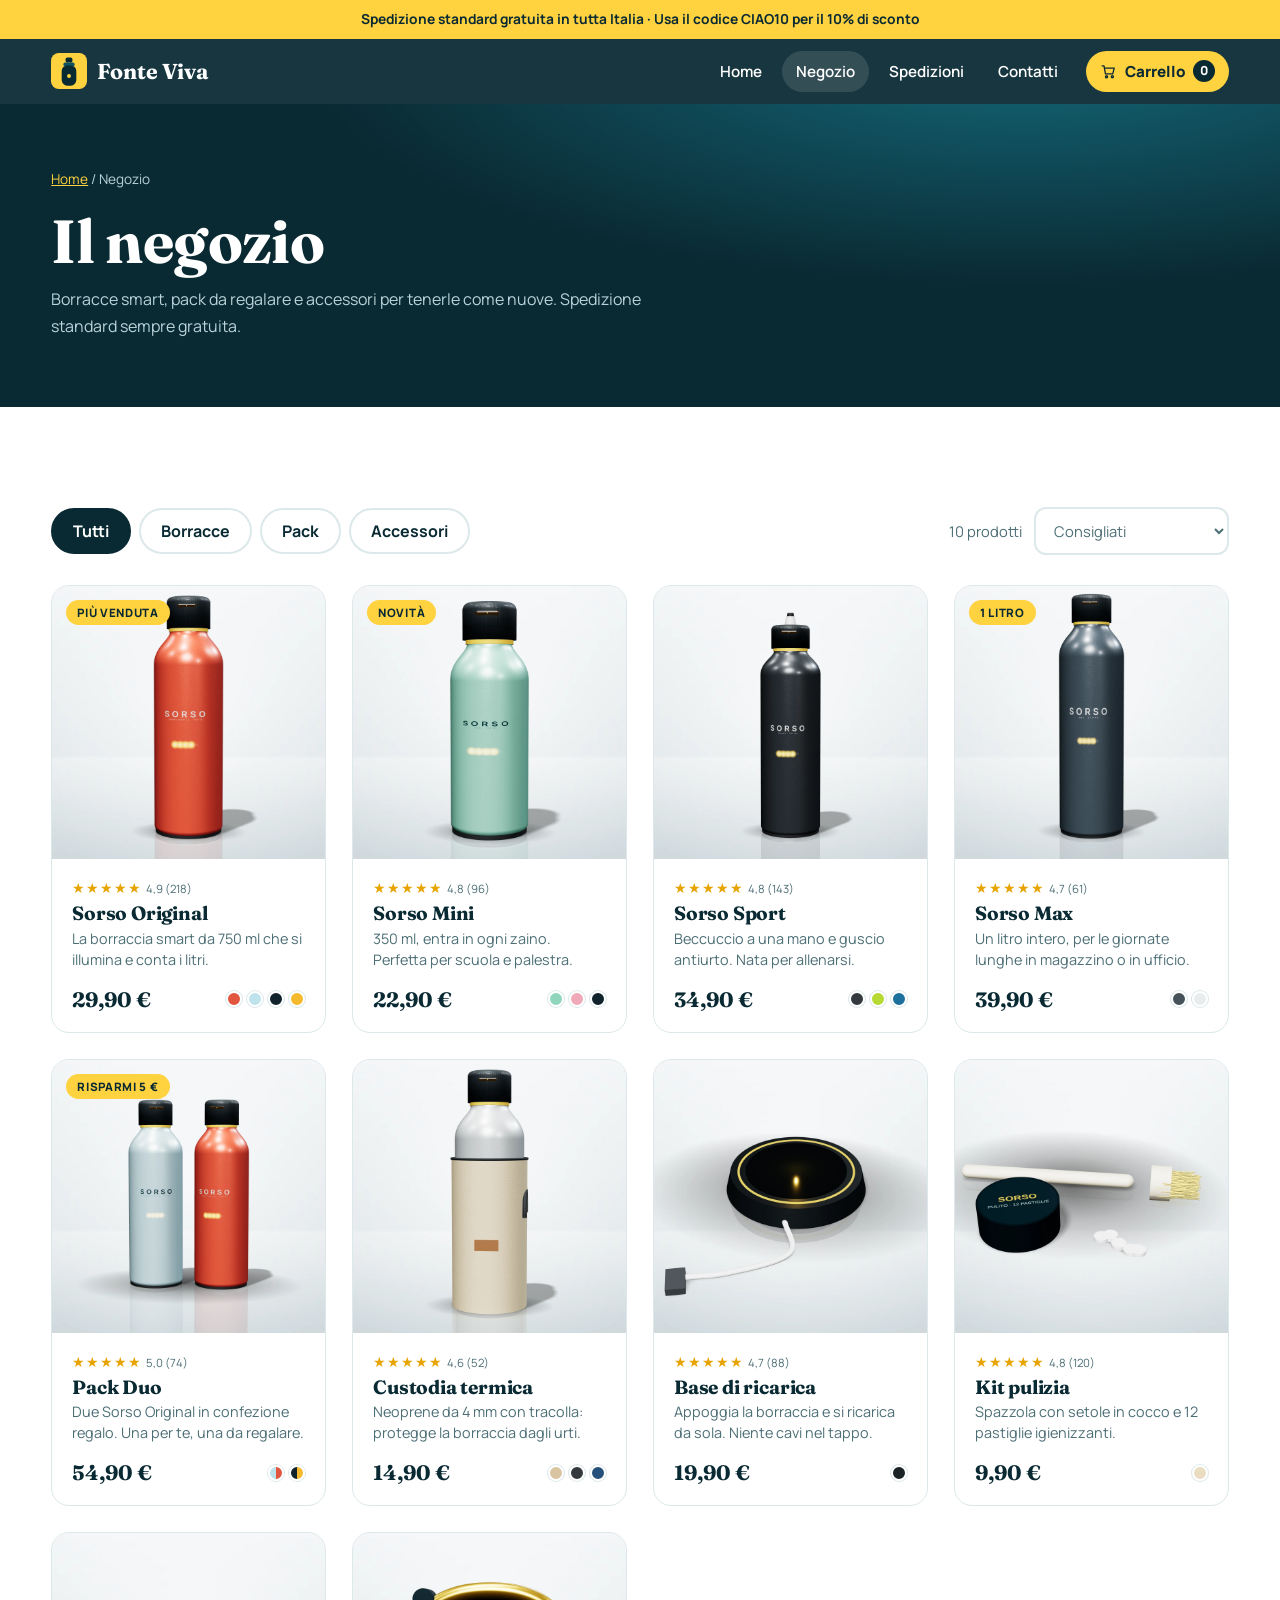
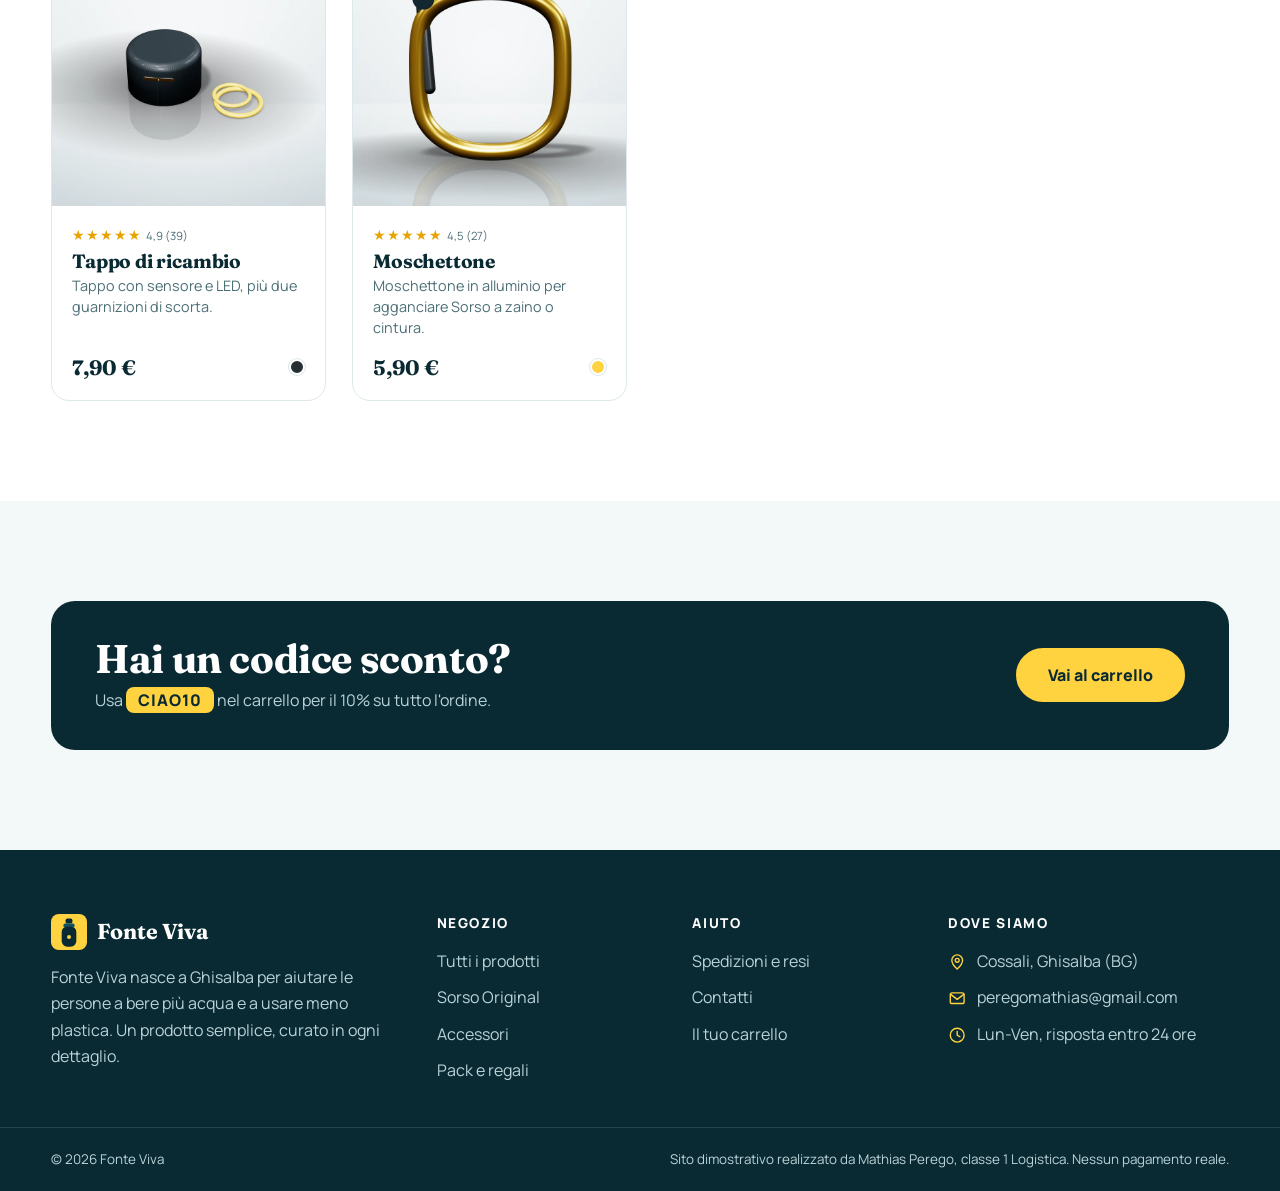
<file: negozio.html>
<!DOCTYPE html>
<!-- Sito di Mathias Perego - 1 Logistica | Pagina: Negozio
     Ogni pagina .html contiene la STRUTTURA; stile.css la GRAFICA; script.js le AZIONI; prodotti.js il CATALOGO -->
<html lang="it">
<head>
  <meta charset="UTF-8">
  <meta name="viewport" content="width=device-width, initial-scale=1">
  <title>Negozio | Fonte Viva</title>
  <meta name="description" content="Tutti i prodotti Fonte Viva: borracce Sorso Original, Mini, Sport, Max, Pack Duo e accessori.">
  <meta name="theme-color" content="#0A2A33">
  <meta property="og:title" content="Negozio | Fonte Viva">
  <meta property="og:description" content="Tutti i prodotti Fonte Viva: borracce Sorso Original, Mini, Sport, Max, Pack Duo e accessori.">
  <meta property="og:image" content="img/og.png">
  <meta property="og:type" content="website">
  <link rel="icon" href="favicon.svg" type="image/svg+xml">
  <link rel="preconnect" href="https://fonts.googleapis.com">
  <link rel="preconnect" href="https://fonts.gstatic.com" crossorigin>
  <link href="https://fonts.googleapis.com/css2?family=Fraunces:ital,opsz,wght@0,9..144,600;0,9..144,700;1,9..144,600&family=Manrope:wght@400;500;600;700;800&display=swap" rel="stylesheet">
  <link rel="stylesheet" href="stile.css">
</head>
<body>
  <svg width="0" height="0" style="position:absolute" aria-hidden="true"><defs>
<symbol id="i-truck" viewBox="0 0 24 24"><path d="M3 6h11v10H3zM14 9h4l3 3.5V16h-7z"/><circle cx="7" cy="18" r="1.8"/><circle cx="17" cy="18" r="1.8"/></symbol>
<symbol id="i-drop" viewBox="0 0 24 24"><path d="M12 3c3.5 4.2 6 7.2 6 10.5a6 6 0 0 1-12 0C6 10.2 8.5 7.2 12 3z"/></symbol>
<symbol id="i-check" viewBox="0 0 24 24"><path d="M5 12.5l4.5 4.5L19 7.5"/></symbol>
<symbol id="i-cart" viewBox="0 0 24 24"><path d="M3 4h2.5l2 11h10l2-8H7"/><circle cx="9" cy="19" r="1.5"/><circle cx="17" cy="19" r="1.5"/></symbol>
<symbol id="i-menu" viewBox="0 0 24 24"><path d="M4 7h16M4 12h16M4 17h16"/></symbol>
<symbol id="i-pin" viewBox="0 0 24 24"><path d="M12 21s7-6.2 7-11.5a7 7 0 0 0-14 0C5 14.800 12 21 12 21z"/><circle cx="12" cy="9.500" r="2.500"/></symbol>
<symbol id="i-mail" viewBox="0 0 24 24"><rect x="3" y="5" width="18" height="14" rx="2.500"/><path d="M3.500 7l8.500 6.500L20.500 7"/></symbol>
<symbol id="i-clock" viewBox="0 0 24 24"><circle cx="12" cy="12" r="9"/><path d="M12 7v5l3.500 2"/></symbol>
<symbol id="i-leaf" viewBox="0 0 24 24"><path d="M5 19C5 9 11 4 20 4c0 9-5 15-15 15zM5 19c3-5 6-7.500 10-9"/></symbol>
<symbol id="i-bolt" viewBox="0 0 24 24"><path d="M13 3L5 13.500h6L10 21l8-10.500h-6z"/></symbol>
<symbol id="i-shield" viewBox="0 0 24 24"><path d="M12 3l7 3v5.500c0 4.500-3 8-7 9.500-4-1.500-7-5-7-9.500V6z"/><path d="M9 12l2.200 2.200L15.500 10"/></symbol>
<symbol id="i-return" viewBox="0 0 24 24"><path d="M9 7L4.500 11.500 9 16"/><path d="M5 11.500h9a5 5 0 0 1 0 10h-3"/></symbol>
<symbol id="i-gift" viewBox="0 0 24 24"><rect x="4" y="9" width="16" height="11" rx="1.500"/><path d="M3 9h18v3H3zM12 9v11M12 9C9 9 8 4.500 10.500 4.500S12 9 12 9zm0 0c3 0 4-4.500 1.500-4.500S12 9 12 9z"/></symbol>
<symbol id="i-sun" viewBox="0 0 24 24"><circle cx="12" cy="12" r="4"/><path d="M12 3v2M12 19v2M3 12h2M19 12h2M5.600 5.600L7 7M17 17l1.400 1.400M5.600 18.400L7 17M17 7l1.400-1.400"/></symbol>
<symbol id="i-box" viewBox="0 0 24 24"><path d="M4 8l8-4 8 4v8l-8 4-8-4z"/><path d="M4 8l8 4 8-4M12 12v8"/></symbol>
<symbol id="i-phone" viewBox="0 0 24 24"><path d="M6 3h4l1.500 4-2 1.500a11 11 0 0 0 5 5l1.500-2 4 1.500v4a2 2 0 0 1-2 2A15 15 0 0 1 4 5a2 2 0 0 1 2-2z"/></symbol>
</defs></svg>
  <a class="solo-lettori" href="#contenuto-principale">Vai al contenuto</a>
  <div class="annuncio">Spedizione standard gratuita in tutta Italia · Usa il codice <b>CIAO10</b> per il 10% di sconto</div>
  <!-- BARRA IN ALTO: uguale in tutte le pagine. Il numero accanto a "Carrello" e' la quantita' nel carrello -->
  <header>
    <div class="barra">
      <a class="logo" href="index.html" aria-label="Fonte Viva, torna alla home"><svg viewBox="0 0 64 64" aria-hidden="true"><rect width="64" height="64" rx="14" fill="#FFD23F"/><rect x="26" y="8" width="12" height="9" rx="3" fill="#0A2A33"/><rect x="22" y="17" width="20" height="7" rx="3" fill="#0E5360"/><rect x="19" y="22" width="26" height="36" rx="10" fill="#0A2A33"/><circle cx="32" cy="41" r="3.500" fill="#FFD23F"/></svg>Fonte Viva</a>
      <button class="menu-btn" id="menu-btn" aria-label="Apri il menu" aria-expanded="false" aria-controls="menu"><svg class="ico" aria-hidden="true"><use href="#i-menu"/></svg></button>
      <nav id="menu" aria-label="Menu principale">
        <a href="index.html">Home</a>
        <a href="negozio.html" aria-current="page">Negozio</a>
        <a href="spedizioni.html">Spedizioni</a>
        <a href="contatti.html">Contatti</a>
        <a class="carrello-link" href="carrello.html"><svg class="ico" aria-hidden="true"><use href="#i-cart"/></svg> Carrello <span class="num" id="contatore">0</span></a>
      </nav>
    </div>
  </header>
  <main id="contenuto-principale">
    <div class="testata">
      <div class="contenitore">
        <p class="briciole"><a href="index.html">Home</a> / Negozio</p>
        <h1>Il negozio</h1>
        <p>Borracce smart, pack da regalare e accessori per tenerle come nuove. Spedizione standard sempre gratuita.</p>
      </div>
    </div>
    <section>
      <div class="contenitore">
        <div class="strumenti">
          <div class="filtri" id="filtri" role="group" aria-label="Filtra per categoria">
            <button type="button" data-cat="tutti" aria-pressed="true">Tutti</button>
            <button type="button" data-cat="borracce" aria-pressed="false">Borracce</button>
            <button type="button" data-cat="pack" aria-pressed="false">Pack</button>
            <button type="button" data-cat="accessori" aria-pressed="false">Accessori</button>
          </div>
          <div class="ordina">
            <span id="conteggio" aria-live="polite"></span>
            <label for="ordina" class="solo-lettori">Ordina per</label>
            <select id="ordina">
              <option value="consigliati">Consigliati</option>
              <option value="prezzo-su">Prezzo: dal più basso</option>
              <option value="prezzo-giu">Prezzo: dal più alto</option>
              <option value="nome">Nome</option>
            </select>
          </div>
        </div>
        <div class="griglia-prodotti" id="lista-prodotti"></div>
      </div>
    </section>
    <section class="nebbia">
      <div class="contenitore">
        <div class="banner rivela">
          <div><h2>Hai un codice sconto?</h2><p>Usa <span class="codice">CIAO10</span> nel carrello per il 10% su tutto l'ordine.</p></div>
          <a class="bottone" href="carrello.html">Vai al carrello</a>
        </div>
      </div>
    </section>
  </main>
  <footer>
    <div class="footer-griglia">
      <div>
        <a class="logo" href="index.html"><svg viewBox="0 0 64 64" aria-hidden="true"><rect width="64" height="64" rx="14" fill="#FFD23F"/><rect x="26" y="8" width="12" height="9" rx="3" fill="#0A2A33"/><rect x="22" y="17" width="20" height="7" rx="3" fill="#0E5360"/><rect x="19" y="22" width="26" height="36" rx="10" fill="#0A2A33"/><circle cx="32" cy="41" r="3.500" fill="#FFD23F"/></svg>Fonte Viva</a>
        <p>Fonte Viva nasce a Ghisalba per aiutare le persone a bere più acqua e a usare meno plastica. Un prodotto semplice, curato in ogni dettaglio.</p>
      </div>
      <div>
        <h4>Negozio</h4>
        <ul>
          <li><a href="negozio.html">Tutti i prodotti</a></li>
          <li><a href="prodotto.html?id=sorso-original">Sorso Original</a></li>
          <li><a href="negozio.html?cat=accessori">Accessori</a></li>
          <li><a href="negozio.html?cat=pack">Pack e regali</a></li>
        </ul>
      </div>
      <div>
        <h4>Aiuto</h4>
        <ul>
          <li><a href="spedizioni.html">Spedizioni e resi</a></li>
          <li><a href="contatti.html">Contatti</a></li>
          <li><a href="carrello.html">Il tuo carrello</a></li>
        </ul>
      </div>
      <div>
        <h4>Dove siamo</h4>
        <ul>
          <li><svg class="ico" aria-hidden="true"><use href="#i-pin"/></svg> Cossali, Ghisalba (BG)</li>
          <li><svg class="ico" aria-hidden="true"><use href="#i-mail"/></svg> <a href="mailto:peregomathias@gmail.com">peregomathias@gmail.com</a></li>
          <li><svg class="ico" aria-hidden="true"><use href="#i-clock"/></svg> Lun-Ven, risposta entro 24 ore</li>
        </ul>
      </div>
    </div>
    <div class="footer-fondo">
      <span>© 2026 Fonte Viva</span>
      <span>Sito dimostrativo realizzato da Mathias Perego, classe 1 Logistica. Nessun pagamento reale.</span>
    </div>
  </footer>
  <script src="prodotti.js"></script>
  <script src="script.js"></script> <!-- il JavaScript va sempre in fondo, dopo gli elementi -->
</body>
</html>
</file>
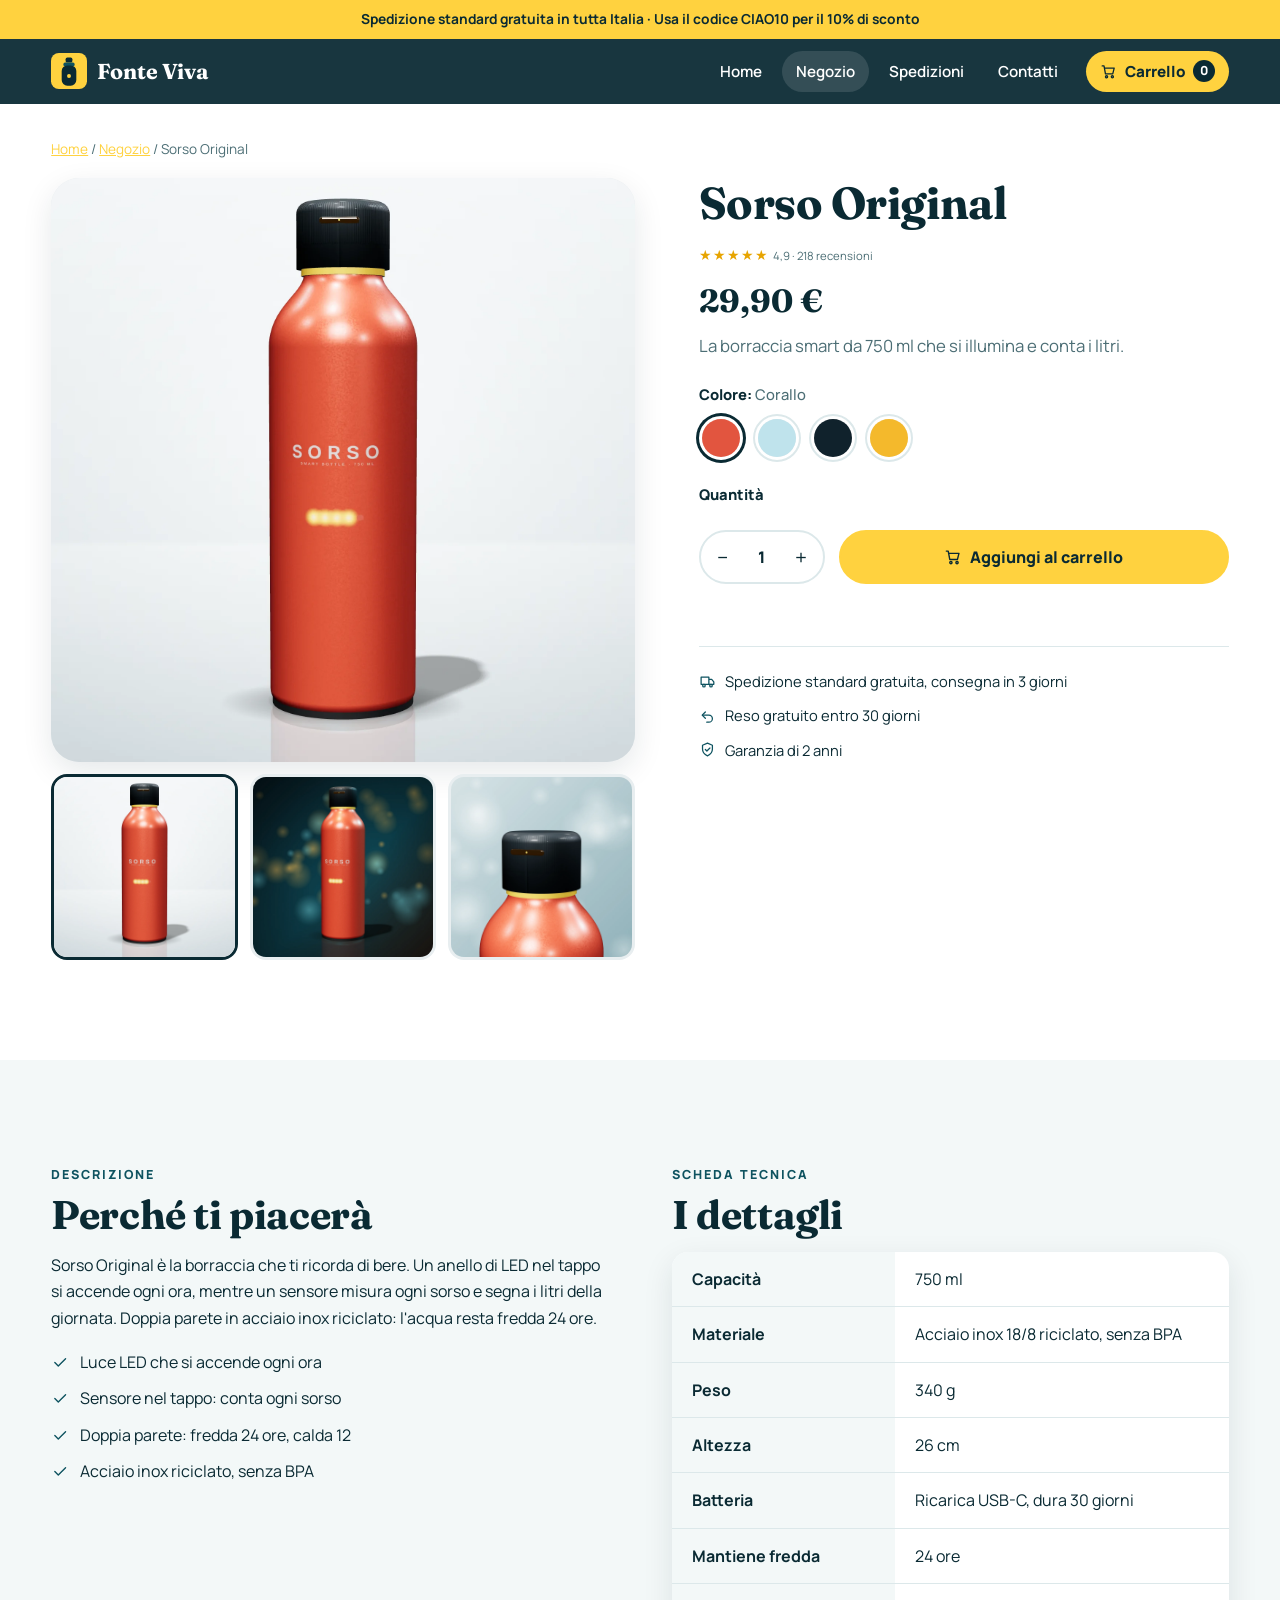
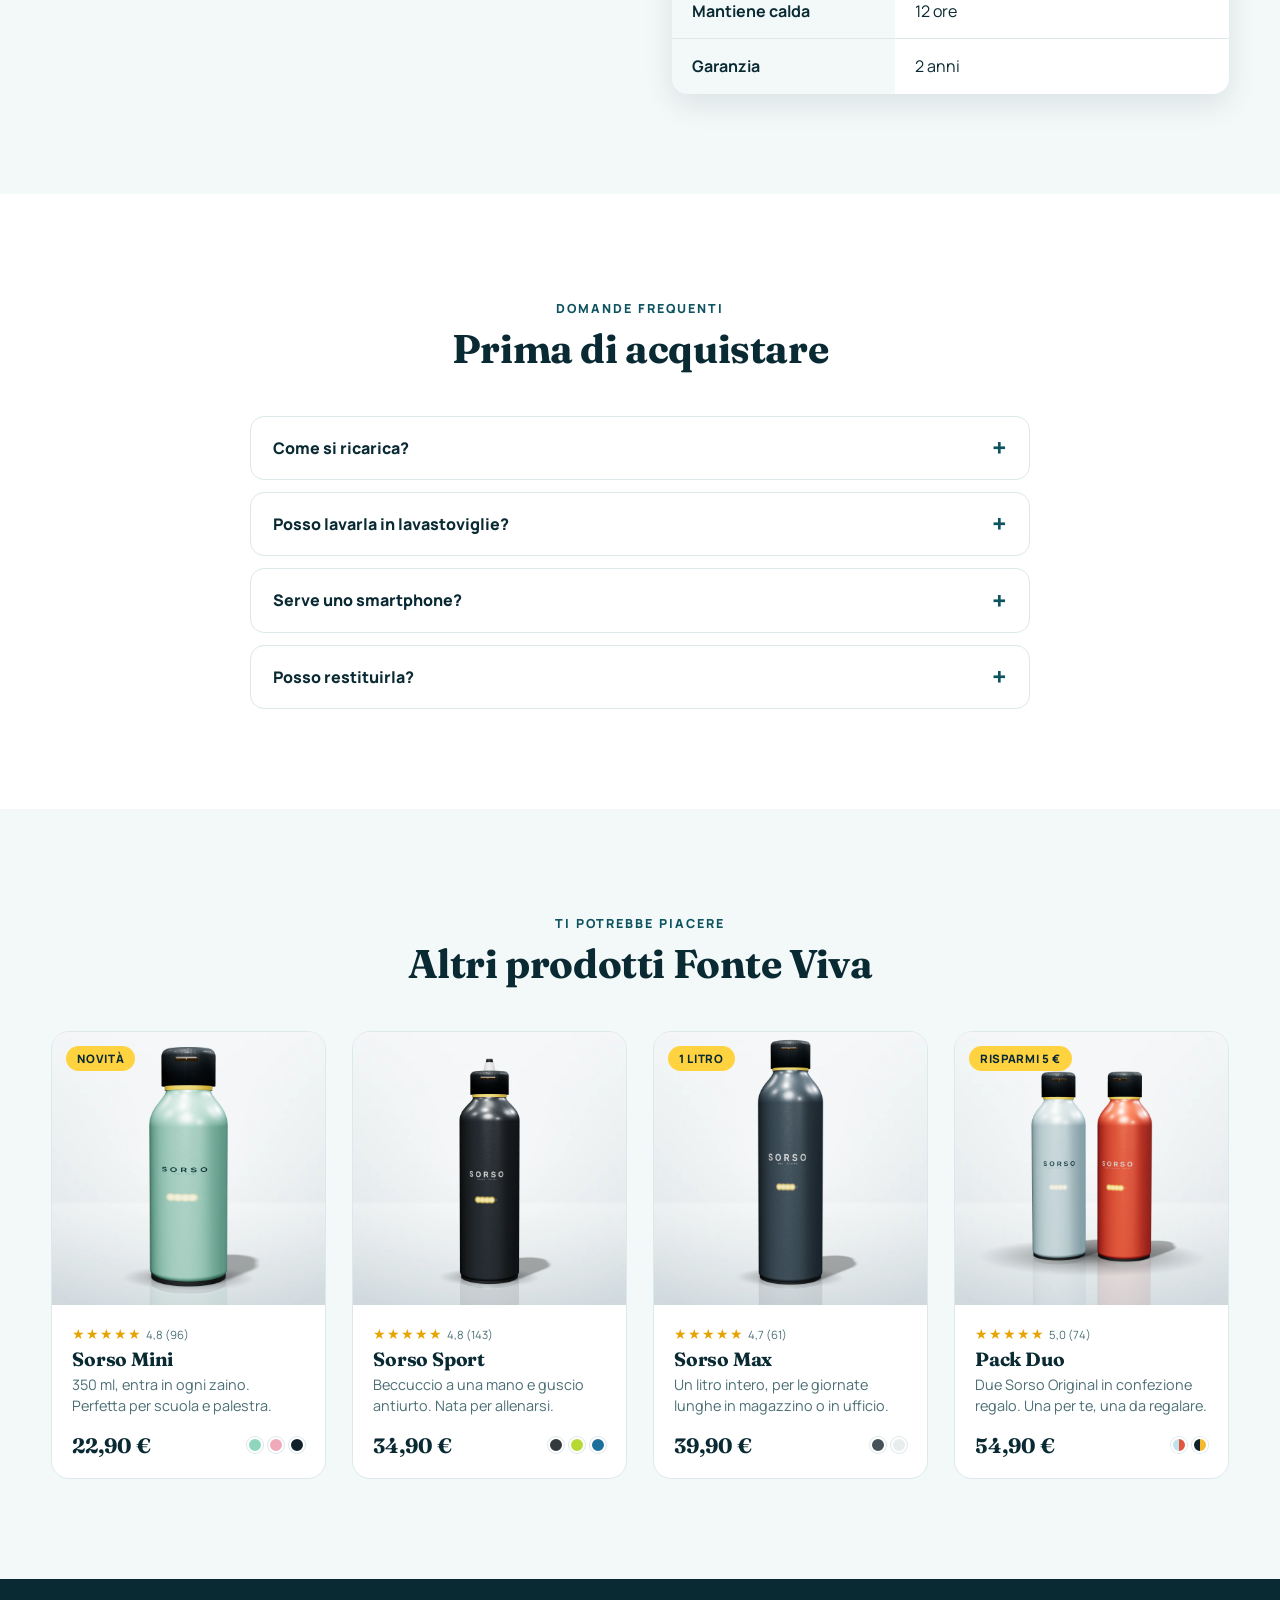
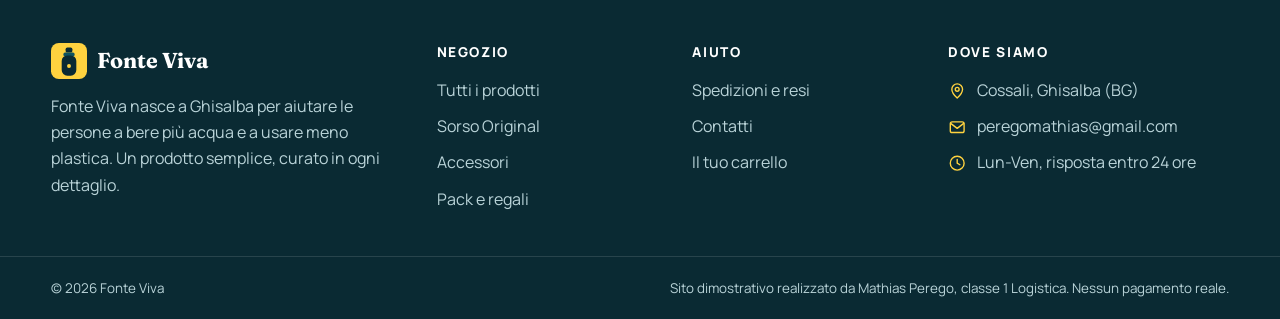
<file: prodotto.html>
<!DOCTYPE html>
<!-- Sito di Mathias Perego - 1 Logistica | Pagina: Prodotto
     Ogni pagina .html contiene la STRUTTURA; stile.css la GRAFICA; script.js le AZIONI; prodotti.js il CATALOGO -->
<html lang="it">
<head>
  <meta charset="UTF-8">
  <meta name="viewport" content="width=device-width, initial-scale=1">
  <title>Prodotto | Fonte Viva</title>
  <meta name="description" content="Scheda prodotto Fonte Viva: foto, colori, scheda tecnica e acquisto.">
  <meta name="theme-color" content="#0A2A33">
  <meta property="og:title" content="Prodotto | Fonte Viva">
  <meta property="og:description" content="Scheda prodotto Fonte Viva: foto, colori, scheda tecnica e acquisto.">
  <meta property="og:image" content="img/og.png">
  <meta property="og:type" content="website">
  <link rel="icon" href="favicon.svg" type="image/svg+xml">
  <link rel="preconnect" href="https://fonts.googleapis.com">
  <link rel="preconnect" href="https://fonts.gstatic.com" crossorigin>
  <link href="https://fonts.googleapis.com/css2?family=Fraunces:ital,opsz,wght@0,9..144,600;0,9..144,700;1,9..144,600&family=Manrope:wght@400;500;600;700;800&display=swap" rel="stylesheet">
  <link rel="stylesheet" href="stile.css">
</head>
<body>
  <svg width="0" height="0" style="position:absolute" aria-hidden="true"><defs>
<symbol id="i-truck" viewBox="0 0 24 24"><path d="M3 6h11v10H3zM14 9h4l3 3.5V16h-7z"/><circle cx="7" cy="18" r="1.8"/><circle cx="17" cy="18" r="1.8"/></symbol>
<symbol id="i-drop" viewBox="0 0 24 24"><path d="M12 3c3.5 4.2 6 7.2 6 10.5a6 6 0 0 1-12 0C6 10.2 8.5 7.2 12 3z"/></symbol>
<symbol id="i-check" viewBox="0 0 24 24"><path d="M5 12.5l4.5 4.5L19 7.5"/></symbol>
<symbol id="i-cart" viewBox="0 0 24 24"><path d="M3 4h2.5l2 11h10l2-8H7"/><circle cx="9" cy="19" r="1.5"/><circle cx="17" cy="19" r="1.5"/></symbol>
<symbol id="i-menu" viewBox="0 0 24 24"><path d="M4 7h16M4 12h16M4 17h16"/></symbol>
<symbol id="i-pin" viewBox="0 0 24 24"><path d="M12 21s7-6.2 7-11.5a7 7 0 0 0-14 0C5 14.800 12 21 12 21z"/><circle cx="12" cy="9.500" r="2.500"/></symbol>
<symbol id="i-mail" viewBox="0 0 24 24"><rect x="3" y="5" width="18" height="14" rx="2.500"/><path d="M3.500 7l8.500 6.500L20.500 7"/></symbol>
<symbol id="i-clock" viewBox="0 0 24 24"><circle cx="12" cy="12" r="9"/><path d="M12 7v5l3.500 2"/></symbol>
<symbol id="i-leaf" viewBox="0 0 24 24"><path d="M5 19C5 9 11 4 20 4c0 9-5 15-15 15zM5 19c3-5 6-7.500 10-9"/></symbol>
<symbol id="i-bolt" viewBox="0 0 24 24"><path d="M13 3L5 13.500h6L10 21l8-10.500h-6z"/></symbol>
<symbol id="i-shield" viewBox="0 0 24 24"><path d="M12 3l7 3v5.500c0 4.500-3 8-7 9.500-4-1.500-7-5-7-9.500V6z"/><path d="M9 12l2.200 2.200L15.500 10"/></symbol>
<symbol id="i-return" viewBox="0 0 24 24"><path d="M9 7L4.500 11.500 9 16"/><path d="M5 11.500h9a5 5 0 0 1 0 10h-3"/></symbol>
<symbol id="i-gift" viewBox="0 0 24 24"><rect x="4" y="9" width="16" height="11" rx="1.500"/><path d="M3 9h18v3H3zM12 9v11M12 9C9 9 8 4.500 10.500 4.500S12 9 12 9zm0 0c3 0 4-4.500 1.500-4.500S12 9 12 9z"/></symbol>
<symbol id="i-sun" viewBox="0 0 24 24"><circle cx="12" cy="12" r="4"/><path d="M12 3v2M12 19v2M3 12h2M19 12h2M5.600 5.600L7 7M17 17l1.400 1.400M5.600 18.400L7 17M17 7l1.400-1.400"/></symbol>
<symbol id="i-box" viewBox="0 0 24 24"><path d="M4 8l8-4 8 4v8l-8 4-8-4z"/><path d="M4 8l8 4 8-4M12 12v8"/></symbol>
<symbol id="i-phone" viewBox="0 0 24 24"><path d="M6 3h4l1.500 4-2 1.500a11 11 0 0 0 5 5l1.500-2 4 1.500v4a2 2 0 0 1-2 2A15 15 0 0 1 4 5a2 2 0 0 1 2-2z"/></symbol>
</defs></svg>
  <a class="solo-lettori" href="#contenuto-principale">Vai al contenuto</a>
  <div class="annuncio">Spedizione standard gratuita in tutta Italia · Usa il codice <b>CIAO10</b> per il 10% di sconto</div>
  <!-- BARRA IN ALTO: uguale in tutte le pagine. Il numero accanto a "Carrello" e' la quantita' nel carrello -->
  <header>
    <div class="barra">
      <a class="logo" href="index.html" aria-label="Fonte Viva, torna alla home"><svg viewBox="0 0 64 64" aria-hidden="true"><rect width="64" height="64" rx="14" fill="#FFD23F"/><rect x="26" y="8" width="12" height="9" rx="3" fill="#0A2A33"/><rect x="22" y="17" width="20" height="7" rx="3" fill="#0E5360"/><rect x="19" y="22" width="26" height="36" rx="10" fill="#0A2A33"/><circle cx="32" cy="41" r="3.500" fill="#FFD23F"/></svg>Fonte Viva</a>
      <button class="menu-btn" id="menu-btn" aria-label="Apri il menu" aria-expanded="false" aria-controls="menu"><svg class="ico" aria-hidden="true"><use href="#i-menu"/></svg></button>
      <nav id="menu" aria-label="Menu principale">
        <a href="index.html">Home</a>
        <a href="negozio.html" aria-current="page">Negozio</a>
        <a href="spedizioni.html">Spedizioni</a>
        <a href="contatti.html">Contatti</a>
        <a class="carrello-link" href="carrello.html"><svg class="ico" aria-hidden="true"><use href="#i-cart"/></svg> Carrello <span class="num" id="contatore">0</span></a>
      </nav>
    </div>
  </header>
  <main id="contenuto-principale">

    <section style="padding-top:34px">
      <div class="contenitore">
        <p class="briciole nota" style="margin-bottom:22px"><a href="index.html">Home</a> / <a href="negozio.html">Negozio</a> / <span id="bc-nome"></span></p>
        <div class="prodotto" id="scheda">
          <div class="galleria">
            <div class="grande"><img id="foto-grande" src="img/original-corallo-studio.webp" alt="" width="1000" height="1000"></div>
            <div class="miniature" id="miniature"></div>
          </div>
          <div class="scheda-acquisto">
            <h1 id="nome" style="font-size:clamp(2rem,4vw,2.8rem)"></h1>
            <div class="stelle" id="stelle"></div>
            <p class="prezzo" id="prezzo"></p>
            <p class="lead-prodotto" id="breve"></p>
            <div id="colori-box"><span class="etichetta">Colore: <span id="colore-nome"></span></span><div class="colori" id="colori"></div></div>
            <span class="etichetta">Quantità</span>
            <div class="acquisto">
              <div class="quantita"><button type="button" id="meno" aria-label="Meno">−</button><output id="qta">1</output><button type="button" id="piu" aria-label="Più">+</button></div>
              <button id="aggiungi" class="bottone" type="button"><svg class="ico" aria-hidden="true"><use href="#i-cart"/></svg> Aggiungi al carrello</button>
            </div>
            <p id="messaggio" class="messaggio" role="status"></p>
            <div class="garanzie">
              <div><svg class="ico" aria-hidden="true"><use href="#i-truck"/></svg> Spedizione standard gratuita, consegna in 3 giorni</div>
              <div><svg class="ico" aria-hidden="true"><use href="#i-return"/></svg> Reso gratuito entro 30 giorni</div>
              <div><svg class="ico" aria-hidden="true"><use href="#i-shield"/></svg> Garanzia di 2 anni</div>
            </div>
          </div>
        </div>
      </div>
    </section>

    <section class="nebbia">
      <div class="contenitore due-col" style="align-items:start">
        <div class="rivela"><span class="sopratitolo">Descrizione</span><h2>Perché ti piacerà</h2><p id="descrizione"></p><ul class="elenco-spunte" id="punti"></ul></div>
        <div class="rivela"><span class="sopratitolo">Scheda tecnica</span><h2>I dettagli</h2><table><tbody id="specifiche"></tbody></table></div>
      </div>
    </section>

    <section>
      <div class="contenitore">
        <div class="intro centro rivela"><span class="sopratitolo">Domande frequenti</span><h2>Prima di acquistare</h2></div>
        <div class="faq rivela">
      <details><summary>Come si ricarica?</summary><div><p>Con un cavo USB-C, incluso nella confezione, oppure con la base di ricarica a induzione.</p></div></details>
      <details><summary>Posso lavarla in lavastoviglie?</summary><div><p>Il corpo sì, il tappo con il sensore va lavato a mano.</p></div></details>
      <details><summary>Serve uno smartphone?</summary><div><p>No, la luce funziona anche da sola.</p></div></details>
      <details><summary>Posso restituirla?</summary><div><p>Sì, il reso è gratuito entro 30 giorni dalla consegna.</p></div></details>
    </div>
      </div>
    </section>

    <section class="nebbia">
      <div class="contenitore">
        <div class="intro centro rivela"><span class="sopratitolo">Ti potrebbe piacere</span><h2>Altri prodotti Fonte Viva</h2></div>
        <div class="griglia-prodotti" id="simili"></div>
      </div>
    </section>
  </main>
  <footer>
    <div class="footer-griglia">
      <div>
        <a class="logo" href="index.html"><svg viewBox="0 0 64 64" aria-hidden="true"><rect width="64" height="64" rx="14" fill="#FFD23F"/><rect x="26" y="8" width="12" height="9" rx="3" fill="#0A2A33"/><rect x="22" y="17" width="20" height="7" rx="3" fill="#0E5360"/><rect x="19" y="22" width="26" height="36" rx="10" fill="#0A2A33"/><circle cx="32" cy="41" r="3.500" fill="#FFD23F"/></svg>Fonte Viva</a>
        <p>Fonte Viva nasce a Ghisalba per aiutare le persone a bere più acqua e a usare meno plastica. Un prodotto semplice, curato in ogni dettaglio.</p>
      </div>
      <div>
        <h4>Negozio</h4>
        <ul>
          <li><a href="negozio.html">Tutti i prodotti</a></li>
          <li><a href="prodotto.html?id=sorso-original">Sorso Original</a></li>
          <li><a href="negozio.html?cat=accessori">Accessori</a></li>
          <li><a href="negozio.html?cat=pack">Pack e regali</a></li>
        </ul>
      </div>
      <div>
        <h4>Aiuto</h4>
        <ul>
          <li><a href="spedizioni.html">Spedizioni e resi</a></li>
          <li><a href="contatti.html">Contatti</a></li>
          <li><a href="carrello.html">Il tuo carrello</a></li>
        </ul>
      </div>
      <div>
        <h4>Dove siamo</h4>
        <ul>
          <li><svg class="ico" aria-hidden="true"><use href="#i-pin"/></svg> Cossali, Ghisalba (BG)</li>
          <li><svg class="ico" aria-hidden="true"><use href="#i-mail"/></svg> <a href="mailto:peregomathias@gmail.com">peregomathias@gmail.com</a></li>
          <li><svg class="ico" aria-hidden="true"><use href="#i-clock"/></svg> Lun-Ven, risposta entro 24 ore</li>
        </ul>
      </div>
    </div>
    <div class="footer-fondo">
      <span>© 2026 Fonte Viva</span>
      <span>Sito dimostrativo realizzato da Mathias Perego, classe 1 Logistica. Nessun pagamento reale.</span>
    </div>
  </footer>
  <script src="prodotti.js"></script>
  <script src="script.js"></script> <!-- il JavaScript va sempre in fondo, dopo gli elementi -->
</body>
</html>
</file>
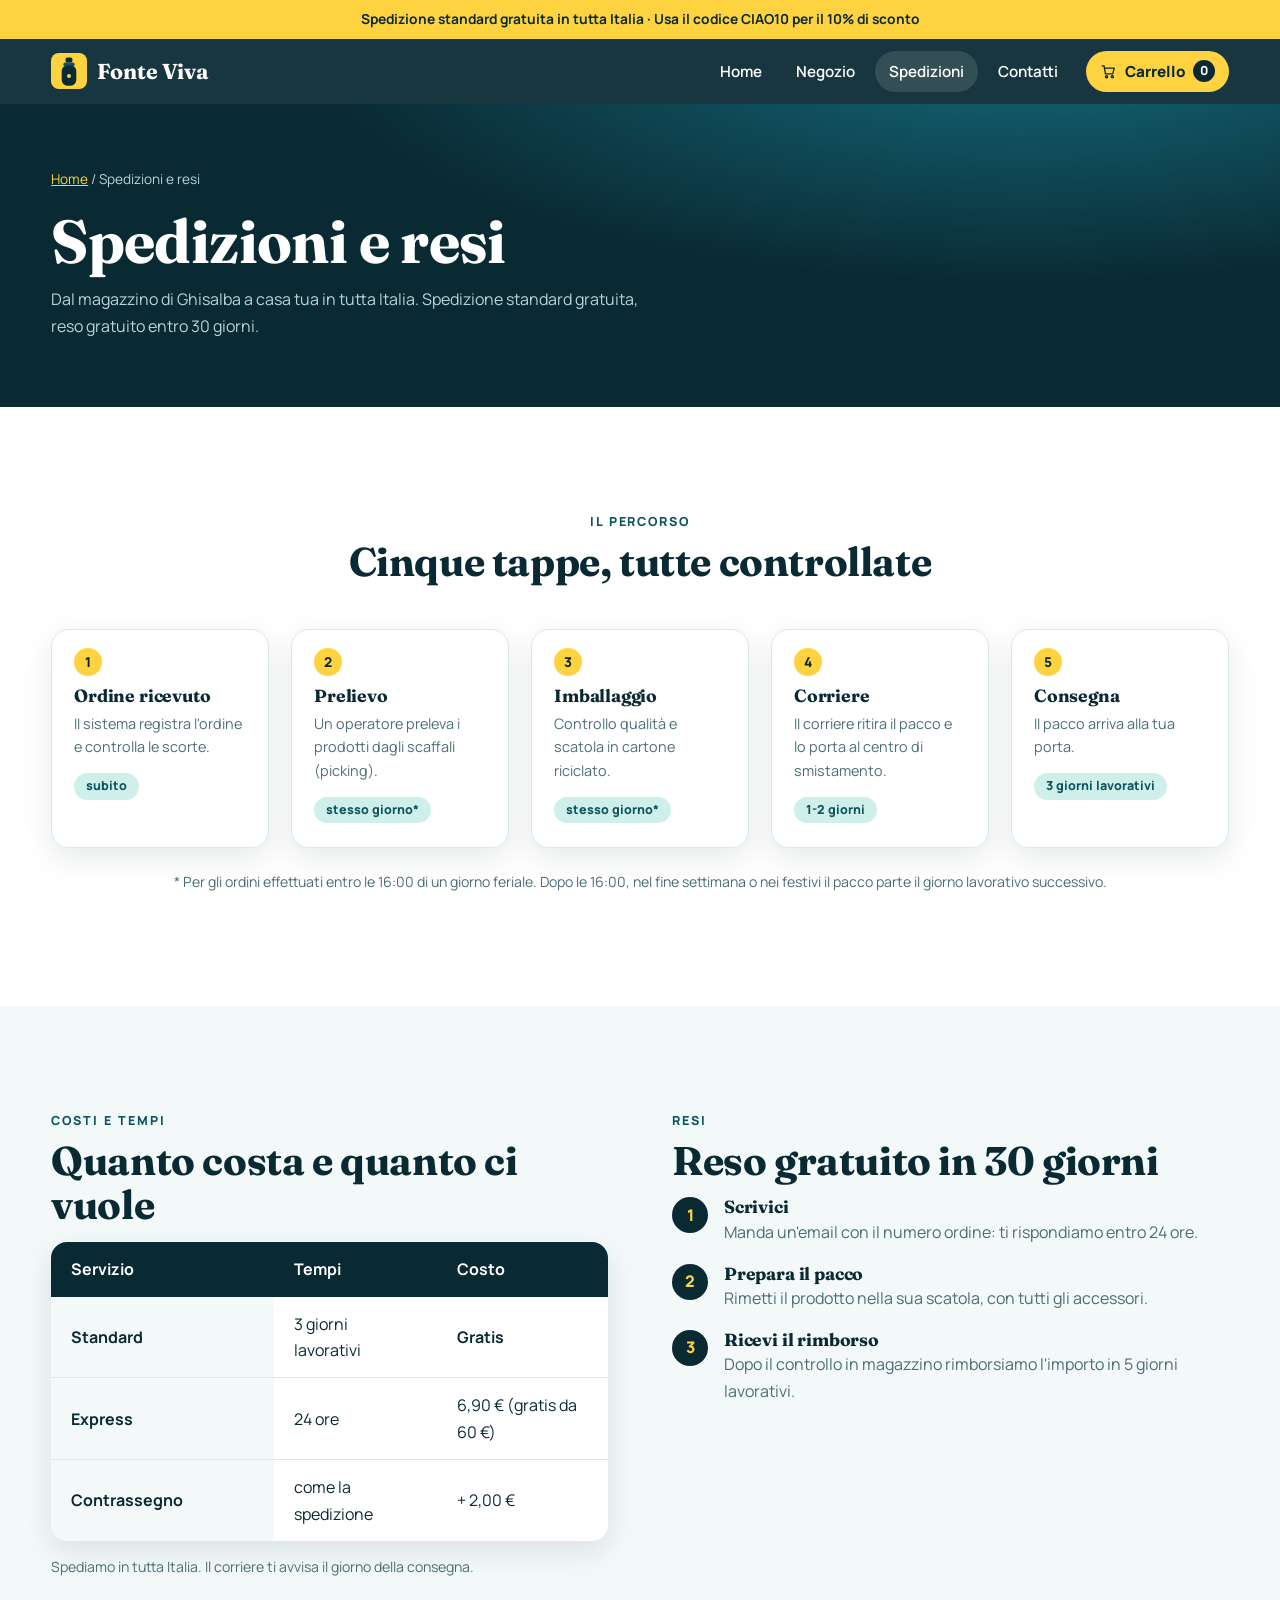
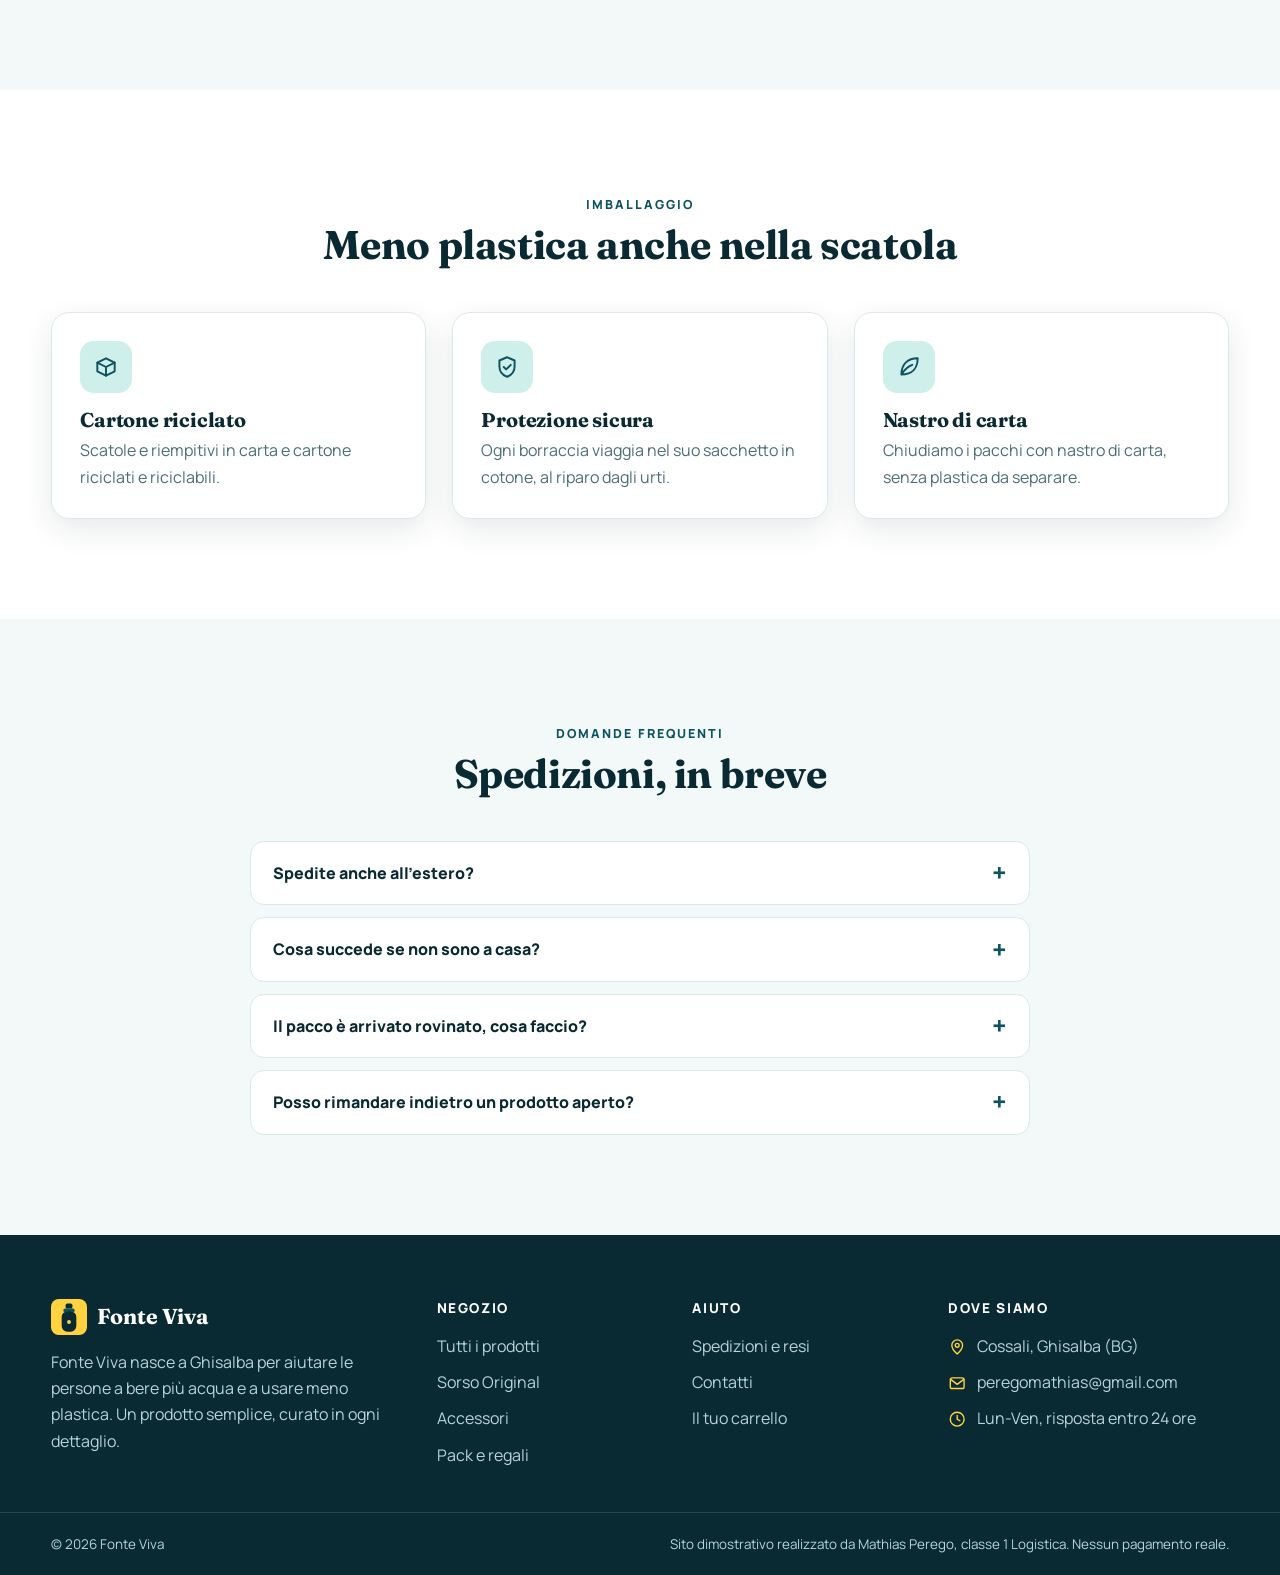
<file: spedizioni.html>
<!DOCTYPE html>
<!-- Sito di Mathias Perego - 1 Logistica | Pagina: Spedizioni e resi
     Ogni pagina .html contiene la STRUTTURA; stile.css la GRAFICA; script.js le AZIONI; prodotti.js il CATALOGO -->
<html lang="it">
<head>
  <meta charset="UTF-8">
  <meta name="viewport" content="width=device-width, initial-scale=1">
  <title>Spedizioni e resi | Fonte Viva</title>
  <meta name="description" content="Spedizione standard gratuita in 3 giorni, express in 24 ore, reso gratuito entro 30 giorni.">
  <meta name="theme-color" content="#0A2A33">
  <meta property="og:title" content="Spedizioni e resi | Fonte Viva">
  <meta property="og:description" content="Spedizione standard gratuita in 3 giorni, express in 24 ore, reso gratuito entro 30 giorni.">
  <meta property="og:image" content="img/og.png">
  <meta property="og:type" content="website">
  <link rel="icon" href="favicon.svg" type="image/svg+xml">
  <link rel="preconnect" href="https://fonts.googleapis.com">
  <link rel="preconnect" href="https://fonts.gstatic.com" crossorigin>
  <link href="https://fonts.googleapis.com/css2?family=Fraunces:ital,opsz,wght@0,9..144,600;0,9..144,700;1,9..144,600&family=Manrope:wght@400;500;600;700;800&display=swap" rel="stylesheet">
  <link rel="stylesheet" href="stile.css">
</head>
<body>
  <svg width="0" height="0" style="position:absolute" aria-hidden="true"><defs>
<symbol id="i-truck" viewBox="0 0 24 24"><path d="M3 6h11v10H3zM14 9h4l3 3.5V16h-7z"/><circle cx="7" cy="18" r="1.8"/><circle cx="17" cy="18" r="1.8"/></symbol>
<symbol id="i-drop" viewBox="0 0 24 24"><path d="M12 3c3.5 4.2 6 7.2 6 10.5a6 6 0 0 1-12 0C6 10.2 8.5 7.2 12 3z"/></symbol>
<symbol id="i-check" viewBox="0 0 24 24"><path d="M5 12.5l4.5 4.5L19 7.5"/></symbol>
<symbol id="i-cart" viewBox="0 0 24 24"><path d="M3 4h2.5l2 11h10l2-8H7"/><circle cx="9" cy="19" r="1.5"/><circle cx="17" cy="19" r="1.5"/></symbol>
<symbol id="i-menu" viewBox="0 0 24 24"><path d="M4 7h16M4 12h16M4 17h16"/></symbol>
<symbol id="i-pin" viewBox="0 0 24 24"><path d="M12 21s7-6.2 7-11.5a7 7 0 0 0-14 0C5 14.800 12 21 12 21z"/><circle cx="12" cy="9.500" r="2.500"/></symbol>
<symbol id="i-mail" viewBox="0 0 24 24"><rect x="3" y="5" width="18" height="14" rx="2.500"/><path d="M3.500 7l8.500 6.500L20.500 7"/></symbol>
<symbol id="i-clock" viewBox="0 0 24 24"><circle cx="12" cy="12" r="9"/><path d="M12 7v5l3.500 2"/></symbol>
<symbol id="i-leaf" viewBox="0 0 24 24"><path d="M5 19C5 9 11 4 20 4c0 9-5 15-15 15zM5 19c3-5 6-7.500 10-9"/></symbol>
<symbol id="i-bolt" viewBox="0 0 24 24"><path d="M13 3L5 13.500h6L10 21l8-10.500h-6z"/></symbol>
<symbol id="i-shield" viewBox="0 0 24 24"><path d="M12 3l7 3v5.500c0 4.500-3 8-7 9.500-4-1.500-7-5-7-9.500V6z"/><path d="M9 12l2.200 2.200L15.500 10"/></symbol>
<symbol id="i-return" viewBox="0 0 24 24"><path d="M9 7L4.500 11.500 9 16"/><path d="M5 11.500h9a5 5 0 0 1 0 10h-3"/></symbol>
<symbol id="i-gift" viewBox="0 0 24 24"><rect x="4" y="9" width="16" height="11" rx="1.500"/><path d="M3 9h18v3H3zM12 9v11M12 9C9 9 8 4.500 10.500 4.500S12 9 12 9zm0 0c3 0 4-4.500 1.500-4.500S12 9 12 9z"/></symbol>
<symbol id="i-sun" viewBox="0 0 24 24"><circle cx="12" cy="12" r="4"/><path d="M12 3v2M12 19v2M3 12h2M19 12h2M5.600 5.600L7 7M17 17l1.400 1.400M5.600 18.400L7 17M17 7l1.400-1.400"/></symbol>
<symbol id="i-box" viewBox="0 0 24 24"><path d="M4 8l8-4 8 4v8l-8 4-8-4z"/><path d="M4 8l8 4 8-4M12 12v8"/></symbol>
<symbol id="i-phone" viewBox="0 0 24 24"><path d="M6 3h4l1.500 4-2 1.500a11 11 0 0 0 5 5l1.500-2 4 1.500v4a2 2 0 0 1-2 2A15 15 0 0 1 4 5a2 2 0 0 1 2-2z"/></symbol>
</defs></svg>
  <a class="solo-lettori" href="#contenuto-principale">Vai al contenuto</a>
  <div class="annuncio">Spedizione standard gratuita in tutta Italia · Usa il codice <b>CIAO10</b> per il 10% di sconto</div>
  <!-- BARRA IN ALTO: uguale in tutte le pagine. Il numero accanto a "Carrello" e' la quantita' nel carrello -->
  <header>
    <div class="barra">
      <a class="logo" href="index.html" aria-label="Fonte Viva, torna alla home"><svg viewBox="0 0 64 64" aria-hidden="true"><rect width="64" height="64" rx="14" fill="#FFD23F"/><rect x="26" y="8" width="12" height="9" rx="3" fill="#0A2A33"/><rect x="22" y="17" width="20" height="7" rx="3" fill="#0E5360"/><rect x="19" y="22" width="26" height="36" rx="10" fill="#0A2A33"/><circle cx="32" cy="41" r="3.500" fill="#FFD23F"/></svg>Fonte Viva</a>
      <button class="menu-btn" id="menu-btn" aria-label="Apri il menu" aria-expanded="false" aria-controls="menu"><svg class="ico" aria-hidden="true"><use href="#i-menu"/></svg></button>
      <nav id="menu" aria-label="Menu principale">
        <a href="index.html">Home</a>
        <a href="negozio.html">Negozio</a>
        <a href="spedizioni.html" aria-current="page">Spedizioni</a>
        <a href="contatti.html">Contatti</a>
        <a class="carrello-link" href="carrello.html"><svg class="ico" aria-hidden="true"><use href="#i-cart"/></svg> Carrello <span class="num" id="contatore">0</span></a>
      </nav>
    </div>
  </header>
  <main id="contenuto-principale">
    <div class="testata">
      <div class="contenitore">
        <p class="briciole"><a href="index.html">Home</a> / Spedizioni e resi</p>
        <h1>Spedizioni e resi</h1>
        <p>Dal magazzino di Ghisalba a casa tua in tutta Italia. Spedizione standard gratuita, reso gratuito entro 30 giorni.</p>
      </div>
    </div>
    <section>
      <div class="contenitore">
        <div class="intro centro rivela"><span class="sopratitolo">Il percorso</span><h2>Cinque tappe, tutte controllate</h2></div>
        <div class="percorso rivela">
          <div><span class="cerchio"></span><h3>Ordine ricevuto</h3><p>Il sistema registra l'ordine e controlla le scorte.</p><span class="tempo">subito</span></div>
          <div><span class="cerchio"></span><h3>Prelievo</h3><p>Un operatore preleva i prodotti dagli scaffali (picking).</p><span class="tempo">stesso giorno*</span></div>
          <div><span class="cerchio"></span><h3>Imballaggio</h3><p>Controllo qualità e scatola in cartone riciclato.</p><span class="tempo">stesso giorno*</span></div>
          <div><span class="cerchio"></span><h3>Corriere</h3><p>Il corriere ritira il pacco e lo porta al centro di smistamento.</p><span class="tempo">1-2 giorni</span></div>
          <div><span class="cerchio"></span><h3>Consegna</h3><p>Il pacco arriva alla tua porta.</p><span class="tempo">3 giorni lavorativi</span></div>
        </div>
        <p class="nota centro" style="margin-top:22px">* Per gli ordini effettuati entro le 16:00 di un giorno feriale. Dopo le 16:00, nel fine settimana o nei festivi il pacco parte il giorno lavorativo successivo.</p>
      </div>
    </section>
    <section class="nebbia">
      <div class="contenitore due-col" style="align-items:start">
        <div class="rivela">
          <span class="sopratitolo">Costi e tempi</span>
          <h2>Quanto costa e quanto ci vuole</h2>
          <table>
            <thead><tr><th>Servizio</th><th>Tempi</th><th>Costo</th></tr></thead>
            <tbody>
              <tr><th>Standard</th><td>3 giorni lavorativi</td><td><b>Gratis</b></td></tr>
              <tr><th>Express</th><td>24 ore</td><td>6,90 € (gratis da 60 €)</td></tr>
              <tr><th>Contrassegno</th><td>come la spedizione</td><td>+ 2,00 €</td></tr>
            </tbody>
          </table>
          <p class="nota" style="margin-top:14px">Spediamo in tutta Italia. Il corriere ti avvisa il giorno della consegna.</p>
        </div>
        <div class="rivela">
          <span class="sopratitolo">Resi</span>
          <h2>Reso gratuito in 30 giorni</h2>
          <ol class="passi-lista">
            <li><div><h3>Scrivici</h3><p>Manda un'email con il numero ordine: ti rispondiamo entro 24 ore.</p></div></li>
            <li><div><h3>Prepara il pacco</h3><p>Rimetti il prodotto nella sua scatola, con tutti gli accessori.</p></div></li>
            <li><div><h3>Ricevi il rimborso</h3><p>Dopo il controllo in magazzino rimborsiamo l'importo in 5 giorni lavorativi.</p></div></li>
          </ol>
        </div>
      </div>
    </section>
    <section>
      <div class="contenitore">
        <div class="intro centro rivela"><span class="sopratitolo">Imballaggio</span><h2>Meno plastica anche nella scatola</h2></div>
        <div class="colonne">
          <div class="vantaggio rivela"><span class="icona"><svg class="ico" aria-hidden="true"><use href="#i-box"/></svg></span><h3>Cartone riciclato</h3><p>Scatole e riempitivi in carta e cartone riciclati e riciclabili.</p></div>
          <div class="vantaggio rivela"><span class="icona"><svg class="ico" aria-hidden="true"><use href="#i-shield"/></svg></span><h3>Protezione sicura</h3><p>Ogni borraccia viaggia nel suo sacchetto in cotone, al riparo dagli urti.</p></div>
          <div class="vantaggio rivela"><span class="icona"><svg class="ico" aria-hidden="true"><use href="#i-leaf"/></svg></span><h3>Nastro di carta</h3><p>Chiudiamo i pacchi con nastro di carta, senza plastica da separare.</p></div>
        </div>
      </div>
    </section>
    <section class="nebbia">
      <div class="contenitore">
        <div class="intro centro rivela"><span class="sopratitolo">Domande frequenti</span><h2>Spedizioni, in breve</h2></div>
        <div class="faq rivela">
      <details><summary>Spedite anche all'estero?</summary><div><p>Per ora spediamo solo in Italia. Stiamo lavorando per aggiungere l'Unione Europea.</p></div></details>
      <details><summary>Cosa succede se non sono a casa?</summary><div><p>Il corriere riprova il giorno dopo e ti lascia un avviso. Puoi anche concordare il ritiro in un punto di consegna.</p></div></details>
      <details><summary>Il pacco è arrivato rovinato, cosa faccio?</summary><div><p>Fai una foto e scrivici entro 48 ore: sostituiamo subito il prodotto.</p></div></details>
      <details><summary>Posso rimandare indietro un prodotto aperto?</summary><div><p>Sì, entro 30 giorni dalla consegna, purché sia in buone condizioni.</p></div></details>
    </div>
      </div>
    </section>
  </main>
  <footer>
    <div class="footer-griglia">
      <div>
        <a class="logo" href="index.html"><svg viewBox="0 0 64 64" aria-hidden="true"><rect width="64" height="64" rx="14" fill="#FFD23F"/><rect x="26" y="8" width="12" height="9" rx="3" fill="#0A2A33"/><rect x="22" y="17" width="20" height="7" rx="3" fill="#0E5360"/><rect x="19" y="22" width="26" height="36" rx="10" fill="#0A2A33"/><circle cx="32" cy="41" r="3.500" fill="#FFD23F"/></svg>Fonte Viva</a>
        <p>Fonte Viva nasce a Ghisalba per aiutare le persone a bere più acqua e a usare meno plastica. Un prodotto semplice, curato in ogni dettaglio.</p>
      </div>
      <div>
        <h4>Negozio</h4>
        <ul>
          <li><a href="negozio.html">Tutti i prodotti</a></li>
          <li><a href="prodotto.html?id=sorso-original">Sorso Original</a></li>
          <li><a href="negozio.html?cat=accessori">Accessori</a></li>
          <li><a href="negozio.html?cat=pack">Pack e regali</a></li>
        </ul>
      </div>
      <div>
        <h4>Aiuto</h4>
        <ul>
          <li><a href="spedizioni.html">Spedizioni e resi</a></li>
          <li><a href="contatti.html">Contatti</a></li>
          <li><a href="carrello.html">Il tuo carrello</a></li>
        </ul>
      </div>
      <div>
        <h4>Dove siamo</h4>
        <ul>
          <li><svg class="ico" aria-hidden="true"><use href="#i-pin"/></svg> Cossali, Ghisalba (BG)</li>
          <li><svg class="ico" aria-hidden="true"><use href="#i-mail"/></svg> <a href="mailto:peregomathias@gmail.com">peregomathias@gmail.com</a></li>
          <li><svg class="ico" aria-hidden="true"><use href="#i-clock"/></svg> Lun-Ven, risposta entro 24 ore</li>
        </ul>
      </div>
    </div>
    <div class="footer-fondo">
      <span>© 2026 Fonte Viva</span>
      <span>Sito dimostrativo realizzato da Mathias Perego, classe 1 Logistica. Nessun pagamento reale.</span>
    </div>
  </footer>
  <script src="prodotti.js"></script>
  <script src="script.js"></script> <!-- il JavaScript va sempre in fondo, dopo gli elementi -->
</body>
</html>
</file>
<file: stile.css>
/* ============================================================
   stile.css - la GRAFICA di tutte le pagine
   Struttura: selettore { proprieta: valore; }
   ============================================================ */

/* Colori e misure scritti una volta sola: cambiali qui e cambia tutto il sito */
:root {
  --scuro: #0A2A33; --mare: #0E5360; --azzurro: #CFEFEA; --giallo: #FFD23F; --giallo-scuro: #F2BC12;
  --nebbia: #F3F8F8; --grigio: #4C6E75; --linea: #DCE8EA; --bianco: #FFFFFF; --rosso: #C8402B;
  --raggio: 18px; --ombra: 0 10px 30px rgba(10, 42, 51, .10); --ombra-forte: 0 24px 60px rgba(10, 42, 51, .22);
  --font: "Manrope", "Trebuchet MS", Arial, sans-serif; --font-titoli: "Fraunces", Georgia, serif;
}

* { box-sizing: border-box; margin: 0; }
html { scroll-behavior: smooth; }
body { font-family: var(--font); color: var(--scuro); line-height: 1.65; background: var(--bianco); -webkit-font-smoothing: antialiased; }
img { max-width: 100%; display: block; }
a { color: var(--mare); }
button, input, select, textarea { font: inherit; color: inherit; }
:focus-visible { outline: 3px solid var(--giallo); outline-offset: 3px; border-radius: 6px; }
.solo-lettori { position: absolute; left: -9999px; top: 0; background: var(--giallo); color: var(--scuro); padding: 8px 14px; z-index: 99; }
.solo-lettori:focus { left: 10px; top: 10px; }
.nascosto { display: none; }
.centro { text-align: center; }
.contenitore { width: min(1180px, 92vw); margin: 0 auto; }
.ico { width: 1.15em; height: 1.15em; fill: none; stroke: currentColor; stroke-width: 1.8; stroke-linecap: round; stroke-linejoin: round; vertical-align: -.2em; }

/* ---------- TIPOGRAFIA ---------- */
h1, h2, h3, h4 { font-family: var(--font-titoli); line-height: 1.12; letter-spacing: -.01em; }
h1 { font-size: clamp(2.2rem, 5vw, 3.8rem); margin-bottom: 16px; font-weight: 700; }
h2 { font-size: clamp(1.7rem, 3.2vw, 2.5rem); margin-bottom: 14px; font-weight: 700; }
h3 { font-size: 1.25rem; margin-bottom: 6px; }
p { margin-bottom: 12px; }
.sopratitolo { display: inline-block; font: 800 .78rem var(--font); letter-spacing: .16em; text-transform: uppercase; color: var(--mare); margin-bottom: 10px; }
.nota { font-size: .88rem; color: var(--grigio); }
.intro { max-width: 660px; margin: 0 auto 44px; }
.intro p { color: var(--grigio); }
section { padding: clamp(56px, 8vw, 100px) 0; }
.nebbia { background: var(--nebbia); }
.scura { background: var(--scuro); color: #fff; }
.scura .sopratitolo { color: var(--giallo); }
.scura p { color: #B9D3D8; }

/* ---------- BARRA IN ALTO ---------- */
.annuncio { background: var(--giallo); color: var(--scuro); text-align: center; font-size: .86rem; font-weight: 700; padding: 8px 4vw; }
header { position: sticky; top: 0; z-index: 20; background: rgba(10, 42, 51, .94); backdrop-filter: blur(10px); }
.barra { width: min(1180px, 92vw); margin: 0 auto; display: flex; align-items: center; justify-content: space-between; gap: 14px; padding: 12px 0; }
header a { color: #fff; text-decoration: none; }
.logo { display: flex; align-items: center; gap: 10px; font: 700 1.35rem var(--font-titoli); }
.logo svg { width: 36px; height: 36px; }
nav { display: flex; align-items: center; gap: 6px; }
nav a { padding: 8px 14px; border-radius: 30px; font-weight: 600; font-size: .95rem; transition: background .2s, color .2s; }
nav a:hover, nav a[aria-current] { background: rgba(255, 255, 255, .12); }
nav .carrello-link { background: var(--giallo); color: var(--scuro); font-weight: 800; display: flex; align-items: center; gap: 7px; margin-left: 8px; }
nav .carrello-link:hover { background: #fff; }
.num { background: var(--scuro); color: #fff; border-radius: 20px; min-width: 22px; height: 22px; font-size: .78rem; display: inline-grid; place-items: center; padding: 0 6px; }
.menu-btn { display: none; background: none; border: 0; color: #fff; padding: 6px; cursor: pointer; }
.menu-btn .ico { width: 28px; height: 28px; }

/* ---------- BOTTONI ---------- */
.bottone { display: inline-flex; align-items: center; justify-content: center; gap: 8px; padding: 14px 30px; background: var(--giallo); color: var(--scuro);
  font: 800 1rem var(--font); border: 2px solid var(--giallo); border-radius: 40px; cursor: pointer; text-decoration: none; transition: transform .18s, box-shadow .18s, background .18s; }
.bottone:hover { transform: translateY(-2px); box-shadow: 0 10px 24px rgba(242, 188, 18, .45); background: var(--giallo-scuro); border-color: var(--giallo-scuro); }
.bottone.secondario { background: transparent; border-color: currentColor; color: inherit; }
.bottone.secondario:hover { background: rgba(255, 255, 255, .12); box-shadow: none; }
.nebbia .bottone.secondario, section:not(.scura):not(.hero) .bottone.secondario { color: var(--scuro); }
.bottone.piccolo { padding: 9px 20px; font-size: .9rem; }
.bottone.largo { width: 100%; }
.bottoni { display: flex; flex-wrap: wrap; gap: 14px; margin-top: 24px; }

/* ---------- HERO ---------- */
.hero { position: relative; min-height: 86vh; display: flex; align-items: center; color: #fff; background: #07232b url("img/hero-sera.webp") 36% center / auto 100% no-repeat; padding: 80px 0; overflow: hidden; }
.hero::before { content: ""; position: absolute; inset: 0; background: linear-gradient(90deg, rgba(5, 25, 31, .93) 0%, rgba(5, 25, 31, .7) 38%, rgba(5, 25, 31, 0) 70%); }
.hero .contenitore { position: relative; }
.hero-testo { max-width: 560px; }
.hero h1 { font-size: clamp(2.6rem, 6vw, 4.6rem); }
.hero h1 em { color: var(--giallo); font-style: italic; }
.hero p.lead { font-size: 1.18rem; color: #D5E7EA; max-width: 46ch; }
.hero-punti { display: flex; flex-wrap: wrap; gap: 8px 22px; margin-top: 30px; font-size: .92rem; color: #B9D3D8; list-style: none; padding: 0; }
.hero-punti li { display: flex; align-items: center; gap: 8px; }
.hero-punti .ico { color: var(--giallo); }

/* ---------- STRISCIA VANTAGGI ---------- */
.striscia { background: var(--nebbia); border-bottom: 1px solid var(--linea); padding: 26px 0; }
.striscia .contenitore { display: grid; grid-template-columns: repeat(auto-fit, minmax(210px, 1fr)); gap: 20px; }
.striscia div { display: flex; align-items: center; gap: 14px; font-size: .92rem; line-height: 1.35; }
.striscia .ico { width: 30px; height: 30px; color: var(--mare); flex: none; }
.striscia b { display: block; font-size: .98rem; }
.striscia span { color: var(--grigio); }

/* ---------- COLONNE E RIGHE ---------- */
.colonne { display: grid; grid-template-columns: repeat(auto-fit, minmax(240px, 1fr)); gap: 26px; }
.due-col { display: grid; grid-template-columns: repeat(auto-fit, minmax(300px, 1fr)); gap: clamp(30px, 5vw, 70px); align-items: center; }
.vantaggio { background: #fff; border: 1px solid var(--linea); border-radius: var(--raggio); padding: 28px; box-shadow: var(--ombra); }
.vantaggio .icona { width: 52px; height: 52px; border-radius: 14px; background: var(--azzurro); color: var(--mare); display: grid; place-items: center; margin-bottom: 16px; }
.vantaggio .icona .ico { width: 26px; height: 26px; }
.vantaggio p { color: var(--grigio); margin: 0; }
.immagine-tonda { border-radius: 28px; overflow: hidden; box-shadow: var(--ombra-forte); }
.immagine-tonda img { width: 100%; aspect-ratio: 1; object-fit: cover; }
.elenco-spunte { list-style: none; padding: 0; margin: 18px 0 0; display: grid; gap: 10px; }
.elenco-spunte li { display: flex; gap: 10px; align-items: flex-start; }
.elenco-spunte .ico { color: var(--mare); margin-top: 4px; flex: none; }
.scura .elenco-spunte .ico { color: var(--giallo); }

/* ---------- NUMERI ---------- */
.numeri { display: grid; grid-template-columns: repeat(auto-fit, minmax(170px, 1fr)); gap: 24px; text-align: center; }
.numeri b { display: block; font: 700 clamp(2.4rem, 5vw, 3.6rem) var(--font-titoli); color: var(--giallo); line-height: 1; }
.numeri span { color: #B9D3D8; font-size: .95rem; }

/* ---------- PRODOTTI (card) ---------- */
.griglia-prodotti { display: grid; grid-template-columns: repeat(auto-fill, minmax(260px, 1fr)); gap: 26px; }
.card { position: relative; display: flex; flex-direction: column; background: #fff; border: 1px solid var(--linea); border-radius: var(--raggio); overflow: hidden; text-decoration: none; color: inherit; transition: transform .25s, box-shadow .25s; }
.card:hover { transform: translateY(-6px); box-shadow: var(--ombra-forte); }
.card .foto { position: relative; aspect-ratio: 1; background: #E8EEF0; overflow: hidden; }
.card .foto img { position: absolute; inset: 0; width: 100%; height: 100%; object-fit: cover; transition: opacity .35s, transform .6s; }
.card .foto img + img { opacity: 0; }
.card:hover .foto img + img { opacity: 1; }
.card:hover .foto img { transform: scale(1.04); }
.badge { position: absolute; top: 14px; left: 14px; z-index: 2; background: var(--giallo); color: var(--scuro); font: 800 .72rem var(--font); letter-spacing: .06em; text-transform: uppercase; padding: 5px 11px; border-radius: 20px; }
.card .info { padding: 18px 20px 20px; display: flex; flex-direction: column; gap: 4px; flex: 1; }
.card h3 { margin: 0; font-size: 1.2rem; }
.card .breve { color: var(--grigio); font-size: .9rem; line-height: 1.45; margin: 0; flex: 1; }
.card .riga { display: flex; justify-content: space-between; align-items: center; margin-top: 12px; }
.prezzo { font: 700 1.3rem var(--font-titoli); }
.punti-colore { display: flex; gap: 5px; }
.punto { width: 16px; height: 16px; border-radius: 50%; border: 2px solid #fff; box-shadow: 0 0 0 1px var(--linea); }
.stelle { color: #E7A400; font-size: .85rem; letter-spacing: 1px; }
.stelle small { color: var(--grigio); letter-spacing: 0; margin-left: 4px; }

/* ---------- NEGOZIO ---------- */
.testata { background: radial-gradient(1200px 400px at 80% -20%, #14697a 0%, transparent 60%), var(--scuro); color: #fff; padding: 64px 0 56px; }
.testata p { color: #B9D3D8; max-width: 60ch; }
.testata h1 { margin-bottom: 10px; }
.briciole { font-size: .85rem; margin-bottom: 18px !important; }
.briciole a { color: var(--giallo); }
.strumenti { display: flex; flex-wrap: wrap; justify-content: space-between; gap: 16px; align-items: center; margin-bottom: 30px; }
.filtri { display: flex; flex-wrap: wrap; gap: 8px; }
.filtri button { background: #fff; border: 2px solid var(--linea); border-radius: 30px; padding: 8px 20px; font-weight: 700; cursor: pointer; transition: all .2s; }
.filtri button:hover { border-color: var(--mare); }
.filtri button[aria-pressed="true"] { background: var(--scuro); border-color: var(--scuro); color: #fff; }
.ordina { display: flex; align-items: center; gap: 12px; color: var(--grigio); font-size: .92rem; }
select, input, textarea { border: 2px solid var(--linea); border-radius: 12px; padding: 11px 14px; background: #fff; width: 100%; }
.ordina select { width: auto; }
select:focus, input:focus, textarea:focus { outline: none; border-color: var(--mare); box-shadow: 0 0 0 4px rgba(14, 83, 96, .15); }
.banner { display: flex; flex-wrap: wrap; align-items: center; justify-content: space-between; gap: 20px; background: var(--scuro); color: #fff; border-radius: 24px; padding: 36px 44px; }
.banner p { margin: 0; color: #B9D3D8; }
.banner h2 { margin-bottom: 6px; }
.codice { background: var(--giallo); color: var(--scuro); font-weight: 800; padding: 2px 12px; border-radius: 8px; letter-spacing: .06em; }

/* ---------- PAGINA PRODOTTO ---------- */
.prodotto { display: grid; grid-template-columns: minmax(0, 1.1fr) minmax(0, 1fr); gap: clamp(28px, 5vw, 64px); align-items: start; }
.galleria .grande { border-radius: 28px; overflow: hidden; background: #E8EEF0; box-shadow: var(--ombra); aspect-ratio: 1; }
.galleria .grande img { width: 100%; height: 100%; object-fit: cover; cursor: zoom-in; transition: transform .5s; }
.galleria .grande:hover img { transform: scale(1.05); }
.miniature { display: grid; grid-template-columns: repeat(3, 1fr); gap: 12px; margin-top: 12px; }
.miniature button { border: 3px solid transparent; border-radius: 16px; overflow: hidden; padding: 0; cursor: pointer; background: #E8EEF0; aspect-ratio: 1; }
.miniature button[aria-pressed="true"] { border-color: var(--scuro); }
.miniature img { width: 100%; height: 100%; object-fit: cover; }
.scheda-acquisto { position: sticky; top: 90px; }
.scheda-acquisto .prezzo { font-size: 2rem; }
.scheda-acquisto .stelle { margin-bottom: 14px; }
.lead-prodotto { color: var(--grigio); font-size: 1.05rem; }
.etichetta { display: block; font-weight: 800; margin: 22px 0 10px; font-size: .92rem; }
.etichetta span { font-weight: 500; color: var(--grigio); }
.colori { display: flex; gap: 12px; flex-wrap: wrap; }
.colori button { width: 44px; height: 44px; border-radius: 50%; border: 3px solid #fff; box-shadow: 0 0 0 2px var(--linea); cursor: pointer; position: relative; transition: transform .15s; padding: 0; overflow: hidden; }
.colori button:hover { transform: scale(1.1); }
.colori button[aria-pressed="true"] { box-shadow: 0 0 0 3px var(--scuro); }
.colori button i { position: absolute; inset: 0; }
.acquisto { display: flex; gap: 14px; margin-top: 24px; flex-wrap: wrap; }
.quantita { display: inline-flex; align-items: center; border: 2px solid var(--linea); border-radius: 40px; overflow: hidden; }
.quantita button { width: 44px; height: 48px; border: 0; background: none; font-size: 1.3rem; cursor: pointer; }
.quantita button:hover { background: var(--nebbia); }
.quantita output { min-width: 34px; text-align: center; font-weight: 800; }
.acquisto .bottone { flex: 1; min-width: 200px; }
.messaggio { min-height: 28px; margin-top: 12px; font-weight: 700; color: var(--mare); }
.garanzie { display: grid; gap: 10px; margin-top: 22px; padding-top: 22px; border-top: 1px solid var(--linea); font-size: .92rem; }
.garanzie div { display: flex; gap: 10px; align-items: center; }
.garanzie .ico { color: var(--mare); }
table { width: 100%; border-collapse: collapse; background: #fff; border-radius: 16px; overflow: hidden; box-shadow: var(--ombra); }
th, td { text-align: left; padding: 14px 20px; border-bottom: 1px solid var(--linea); }
th { background: var(--nebbia); width: 40%; font-weight: 700; }
tr:last-child th, tr:last-child td { border-bottom: 0; }
thead th { background: var(--scuro); color: #fff; width: auto; }

/* ---------- FAQ ---------- */
.faq { max-width: 780px; margin: 0 auto; display: grid; gap: 12px; }
details { background: #fff; border: 1px solid var(--linea); border-radius: 14px; }
summary { cursor: pointer; font-weight: 800; padding: 18px 56px 18px 22px; list-style: none; position: relative; }
summary::-webkit-details-marker { display: none; }
summary::after { content: "+"; position: absolute; right: 22px; top: 50%; transform: translateY(-50%); font-size: 1.6rem; color: var(--mare); transition: transform .2s; }
details[open] summary::after { transform: translateY(-50%) rotate(45deg); }
details div { padding: 0 22px 18px; color: var(--grigio); }
details p { margin: 0; }

/* ---------- RECENSIONI ---------- */
.recensione { background: #fff; border: 1px solid var(--linea); border-radius: var(--raggio); padding: 28px; box-shadow: var(--ombra); }
.recensione p { font-size: 1.04rem; margin: 10px 0 16px; }
.recensione b { display: block; }
.recensione small { color: var(--grigio); }

/* ---------- PERCORSO SPEDIZIONI ---------- */
.percorso { display: grid; grid-template-columns: repeat(auto-fit, minmax(190px, 1fr)); gap: 22px; counter-reset: p; }
.percorso > div { position: relative; background: #fff; border: 1px solid var(--linea); border-radius: var(--raggio); padding: 56px 22px 24px; box-shadow: var(--ombra); }
.percorso .cerchio { position: absolute; top: 18px; left: 22px; width: 28px; height: 28px; border-radius: 50%; background: var(--giallo); display: grid; place-items: center; font-weight: 800; font-size: .85rem; }
.percorso .cerchio::before { counter-increment: p; content: counter(p); }
.percorso h3 { font-size: 1.1rem; }
.percorso p { font-size: .9rem; color: var(--grigio); }
.tempo { display: inline-block; background: var(--azzurro); color: var(--mare); font-weight: 800; font-size: .78rem; padding: 3px 12px; border-radius: 20px; }
.passi-lista { list-style: none; padding: 0; display: grid; gap: 18px; counter-reset: s; }
.passi-lista li { display: flex; gap: 16px; }
.passi-lista li::before { counter-increment: s; content: counter(s); flex: none; width: 36px; height: 36px; border-radius: 50%; background: var(--scuro); color: var(--giallo); display: grid; place-items: center; font-weight: 800; }
.passi-lista h3 { font-size: 1.1rem; margin-bottom: 2px; }
.passi-lista p { color: var(--grigio); margin: 0; }

/* ---------- CARRELLO E CHECKOUT ---------- */
.passi { display: flex; flex-wrap: wrap; gap: 8px 26px; margin-bottom: 26px; font-size: .9rem; color: var(--grigio); }
.passi b { color: var(--scuro); }
.passi b::before { content: "● "; color: var(--giallo-scuro); }
.carrello-griglia { display: grid; grid-template-columns: minmax(0, 1.7fr) minmax(300px, 1fr); gap: 36px; align-items: start; }
.riga-carrello { display: grid; grid-template-columns: 110px 1fr auto; gap: 18px; align-items: center; padding: 20px 0; border-bottom: 1px solid var(--linea); }
.riga-carrello img { width: 110px; height: 110px; border-radius: 16px; object-fit: cover; background: #E8EEF0; }
.riga-carrello h3 { margin: 0; font-size: 1.1rem; }
.riga-carrello .sub { color: var(--grigio); font-size: .88rem; margin: 0 0 8px; }
.riga-carrello .tot { font: 700 1.15rem var(--font-titoli); text-align: right; }
.riga-carrello .quantita button { width: 36px; height: 38px; }
.rimuovi-riga { background: none; border: 0; color: var(--grigio); text-decoration: underline; cursor: pointer; font-size: .85rem; margin-top: 4px; }
.riepilogo { background: var(--nebbia); border: 1px solid var(--linea); border-radius: 22px; padding: 28px; position: sticky; top: 90px; }
.riepilogo h2 { font-size: 1.4rem; }
.riepilogo .r { display: flex; justify-content: space-between; margin-bottom: 8px; }
.riepilogo .grande { display: flex; justify-content: space-between; font: 700 1.4rem var(--font-titoli); border-top: 2px solid var(--linea); padding-top: 14px; margin: 14px 0 18px; }
.codice-riga { display: flex; gap: 8px; margin: 14px 0; }
.codice-riga input { text-transform: uppercase; }
.progresso { height: 8px; background: var(--linea); border-radius: 8px; overflow: hidden; margin: 6px 0 4px; }
.progresso i { display: block; height: 100%; background: var(--giallo-scuro); border-radius: 8px; transition: width .4s; }
.vuoto { text-align: center; padding: 60px 0; }
.vuoto .ico { width: 64px; height: 64px; color: var(--mare); margin: 0 auto 14px; }
form label { display: block; font-weight: 700; margin: 16px 0 6px; font-size: .92rem; }
form h2 { font-size: 1.4rem; margin-top: 30px; }
form h2:first-child { margin-top: 0; }
.scelta { display: flex !important; align-items: center; gap: 12px; border: 2px solid var(--linea); border-radius: 14px; padding: 14px 16px; cursor: pointer; font-weight: 600 !important; }
.scelta input { width: auto; accent-color: var(--mare); }
.scelta:has(input:checked) { border-color: var(--mare); background: #fff; }
.griglia-2 { display: grid; grid-template-columns: 2fr 1fr; gap: 14px; }
#errore { color: var(--rosso); font-weight: 700; margin: 12px 0 0; }
.conferma-box { max-width: 720px; margin: 0 auto; text-align: center; }
.conferma-box .spunta { width: 84px; height: 84px; border-radius: 50%; background: var(--giallo); display: grid; place-items: center; margin: 0 auto 22px; }
.conferma-box .spunta .ico { width: 42px; height: 42px; stroke-width: 2.6; }
.conferma-box .riepilogo { position: static; text-align: left; margin: 26px 0; }

/* ---------- CONTATTI ---------- */
.scheda-contatto { display: flex; gap: 16px; align-items: flex-start; margin-bottom: 22px; }
.scheda-contatto .icona { width: 48px; height: 48px; flex: none; border-radius: 14px; background: var(--azzurro); color: var(--mare); display: grid; place-items: center; }
.scheda-contatto p { margin: 0; color: var(--grigio); }
.scheda-contatto b { color: var(--scuro); display: block; }
.modulo-box { background: var(--nebbia); border: 1px solid var(--linea); border-radius: 24px; padding: 34px; }

/* ---------- 404 ---------- */
.errore-404 { min-height: 70vh; display: grid; place-items: center; text-align: center; background: var(--scuro); color: #fff; }
.errore-404 b { display: block; font: 700 clamp(6rem, 20vw, 12rem) var(--font-titoli); line-height: 1; color: var(--giallo); }
.errore-404 p { color: #B9D3D8; }

/* ---------- FOOTER ---------- */
footer { background: var(--scuro); color: #B9D3D8; padding: 64px 0 0; }
.footer-griglia { width: min(1180px, 92vw); margin: 0 auto; display: grid; grid-template-columns: 1.6fr 1fr 1fr 1.3fr; gap: 40px; padding-bottom: 44px; }
footer h4 { color: #fff; font: 800 .85rem var(--font); letter-spacing: .12em; text-transform: uppercase; margin-bottom: 16px; }
footer ul { list-style: none; padding: 0; display: grid; gap: 10px; }
footer a { color: #B9D3D8; text-decoration: none; }
footer a:hover { color: var(--giallo); }
footer .logo { color: #fff; margin-bottom: 14px; }
footer li { display: flex; gap: 10px; align-items: flex-start; }
footer li .ico { margin-top: 5px; color: var(--giallo); flex: none; }
.footer-fondo { border-top: 1px solid rgba(255, 255, 255, .12); padding: 20px 4vw; display: flex; flex-wrap: wrap; justify-content: space-between; gap: 8px; font-size: .84rem; }

/* ---------- ANIMAZIONI ---------- */
.rivela { opacity: 0; transform: translateY(26px); transition: opacity .7s, transform .7s; }
.rivela.visibile { opacity: 1; transform: none; }
.toast { position: fixed; bottom: 24px; left: 50%; transform: translate(-50%, 90px); background: var(--scuro); color: #fff; padding: 14px 24px; border-radius: 40px; box-shadow: var(--ombra-forte); z-index: 50; transition: transform .35s; display: flex; align-items: center; gap: 14px; }
.toast.su { transform: translate(-50%, 0); }
.toast a { color: var(--giallo); font-weight: 800; }
@media (prefers-reduced-motion: reduce) { * { animation: none !important; transition: none !important; } .rivela { opacity: 1; transform: none; } html { scroll-behavior: auto; } }

/* ---------- SCHERMI PICCOLI ---------- */
@media (max-width: 900px) {
  .prodotto, .carrello-griglia { grid-template-columns: 1fr; }
  .scheda-acquisto, .riepilogo { position: static; }
  .footer-griglia { grid-template-columns: 1fr 1fr; }
  .hero::before { background: linear-gradient(180deg, rgba(5, 25, 31, .55), rgba(5, 25, 31, .92)); }
  .hero { align-items: flex-end; min-height: 90vh; background-position: center top; background-size: auto 62%; }
}
@media (max-width: 760px) {
  .menu-btn { display: block; }
  nav { display: none; position: absolute; top: 100%; left: 0; right: 0; background: var(--scuro); flex-direction: column; align-items: stretch; padding: 12px 4vw 22px; gap: 2px; }
  nav.aperto { display: flex; }
  nav a { padding: 14px; }
  nav .carrello-link { justify-content: center; margin: 8px 0 0; }
  .footer-griglia { grid-template-columns: 1fr; }
  .riga-carrello { grid-template-columns: 80px 1fr; }
  .riga-carrello img { width: 80px; height: 80px; }
  .riga-carrello .tot { grid-column: 2; text-align: left; }
  .banner { padding: 28px; }
  .griglia-2 { grid-template-columns: 1fr; }
}
</file>
